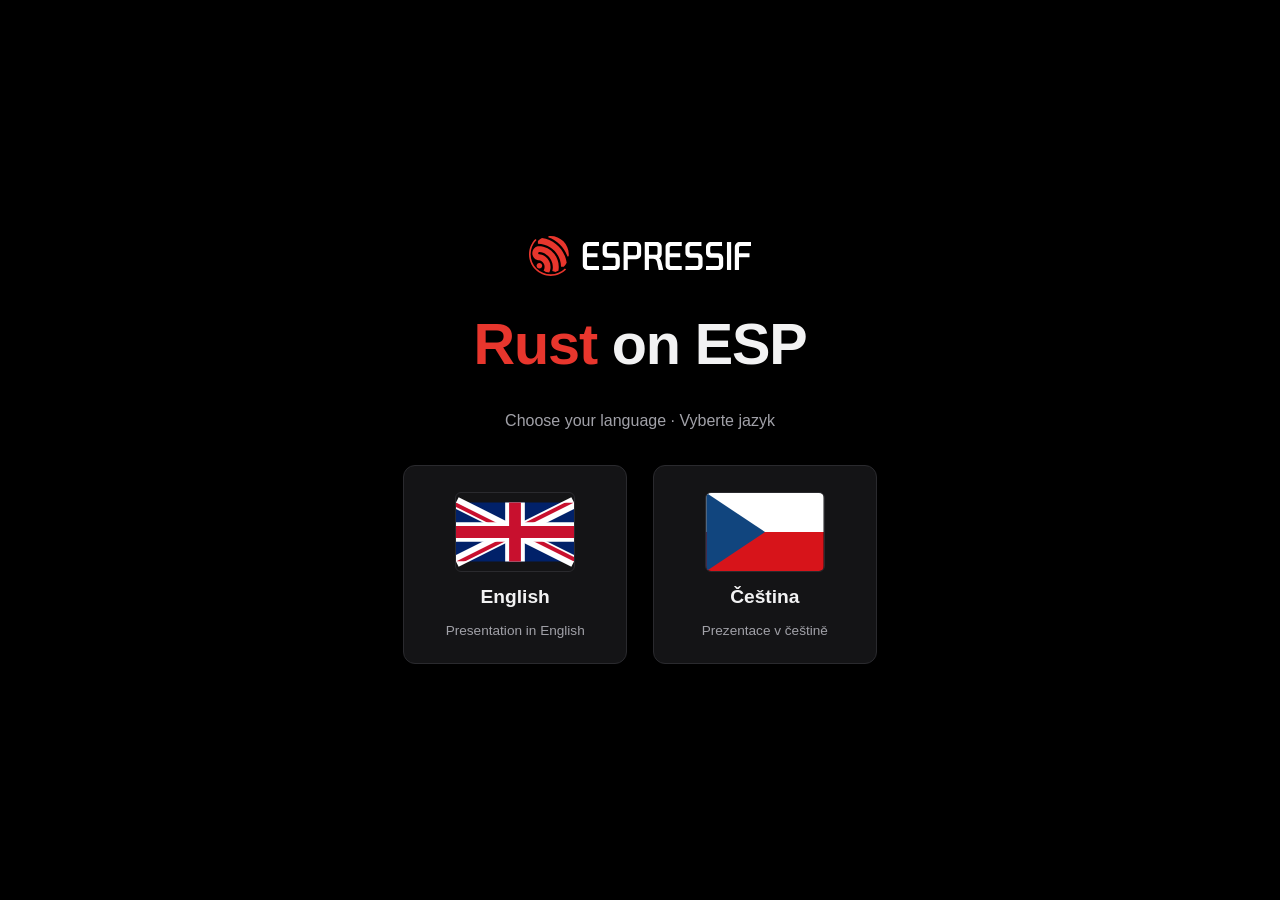
<file: index.html>
<!DOCTYPE html>
<html lang="en">
<head>
<meta charset="utf-8">
<meta name="viewport" content="width=device-width, initial-scale=1.0">
<title>Rust on ESP — choose language / vyberte jazyk</title>
<link rel="icon" type="image/svg+xml" href="assets/espressif-mark.svg">
<style>
  :root { --red:#e8362d; --surface:#141416; --border:#2a2a2e; --text:#f2f2f3; --dim:#a1a1a8; }
  * { box-sizing: border-box; }
  body {
    margin: 0; min-height: 100vh; background: #000; color: var(--text);
    font-family: "Inter","Helvetica Neue",Helvetica,"Segoe UI",Roboto,system-ui,sans-serif;
    display: flex; flex-direction: column; align-items: center; justify-content: center; gap: 2.2rem;
    padding: 2rem; text-align: center;
  }
  img.logo { height: 40px; }
  h1 { margin: 0; font-size: clamp(2rem, 6vw, 3.6rem); letter-spacing: -0.02em; }
  h1 span { color: var(--red); }
  p { margin: 0; color: var(--dim); }
  .langs { display: flex; gap: 1.6rem; flex-wrap: wrap; justify-content: center; }
  a.lang {
    display: flex; flex-direction: column; align-items: center; gap: 0.9rem;
    padding: 1.6rem 2.2rem; min-width: 14rem;
    background: var(--surface); border: 1px solid var(--border); border-radius: 12px;
    color: var(--text); text-decoration: none; font-size: 1.2rem; font-weight: 600;
    transition: border-color .15s, transform .15s;
  }
  a.lang:hover, a.lang:focus-visible { border-color: var(--red); transform: translateY(-3px); outline: none; }
  a.lang svg { width: 120px; height: 80px; border-radius: 6px; border: 1px solid var(--border); }
  a.lang small { font-weight: 400; color: var(--dim); font-size: 0.85rem; }
</style>
</head>
<body>
  <img class="logo" src="assets/espressif-logo-on-black.svg" alt="Espressif">
  <h1><span>Rust</span> on ESP</h1>
  <p>Choose your language · Vyberte jazyk</p>
  <div class="langs">
    <a class="lang" href="en.html" hreflang="en">
      <svg viewBox="0 0 60 30" aria-hidden="true">
        <clipPath id="t"><path d="M30,15h30v15zv15h-30zh-30v-15zv-15h30z"/></clipPath>
        <path d="M0,0v30h60v-30z" fill="#012169"/>
        <path d="M0,0 60,30M60,0 0,30" stroke="#fff" stroke-width="6"/>
        <path d="M0,0 60,30M60,0 0,30" clip-path="url(#t)" stroke="#C8102E" stroke-width="4"/>
        <path d="M30,0v30M0,15h60" stroke="#fff" stroke-width="10"/>
        <path d="M30,0v30M0,15h60" stroke="#C8102E" stroke-width="6"/>
      </svg>
      English <small>Presentation in English</small>
    </a>
    <a class="lang" href="cs.html" hreflang="cs">
      <svg viewBox="0 0 3 2" aria-hidden="true">
        <rect width="3" height="1" fill="#fff"/>
        <rect y="1" width="3" height="1" fill="#D7141A"/>
        <path d="M0,0 1.5,1 0,2z" fill="#11457E"/>
      </svg>
      Čeština <small>Prezentace v češtině</small>
    </a>
  </div>
</body>
</html>
</file>
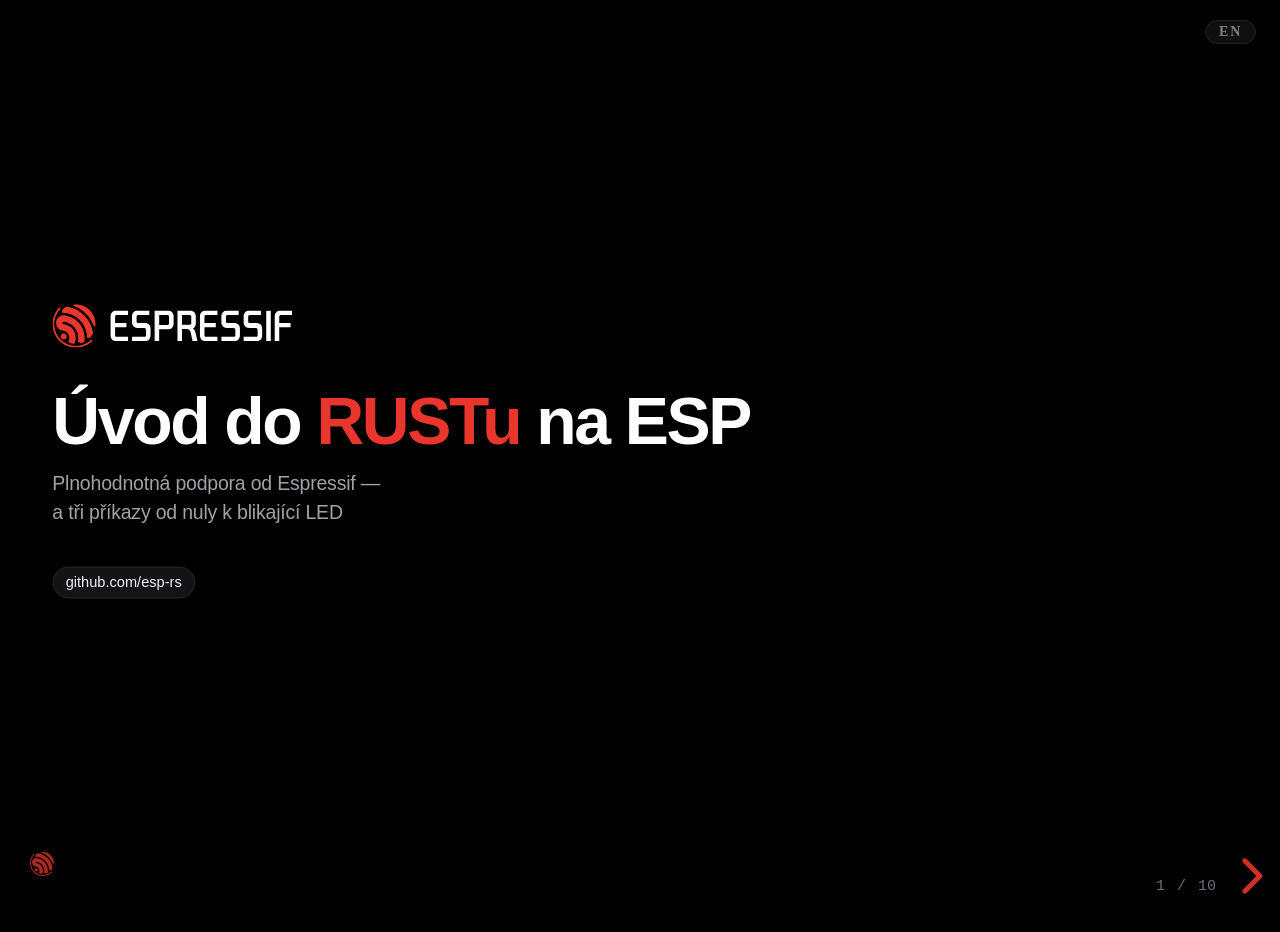
<file: cs.html>
```html
<!DOCTYPE html>
<html lang="cs">
<head>
<meta charset="utf-8">
<meta name="viewport" content="width=device-width, initial-scale=1.0, maximum-scale=1.0, user-scalable=no">
<title>Rust na ESP — plnohodnotná podpora od Espressif</title>
<meta name="description" content="Podpora Rustu pro čipy Espressif a rychlý start: espup, espflash, esp-generate.">
<link rel="icon" type="image/svg+xml" href="assets/espressif-mark.svg">

<link rel="stylesheet" href="reveal.js/dist/reset.css">
<link rel="stylesheet" href="reveal.js/dist/reveal.css">
<link rel="stylesheet" href="css/espressif-dark.css">
</head>
<body>
<div class="reveal">
<div class="slides">

<!-- ══════════════════════════════════ 1 · TITULEK ══════════════════════════════════ -->
<section class="title-slide">
  <img src="assets/espressif-logo-on-black.svg" alt="Espressif" style="height:46px;margin-bottom:1.1em">
  <h1>Úvod do <span class="rust-accent">RUSTu</span> na ESP</h1>
  <p class="subtitle">Plnohodnotná podpora od Espressif —<br>a tři příkazy od nuly k blikající LED</p>
  <p style="margin-top:1.15em"><span class="pill">github.com/esp-rs</span></p>
  <aside class="notes">
    Než začneme, krátké shrnutí. Dva sliby: zaprvé, Espressif bere Rust vážně, není to jen hobby projekt.
    Zadruhé, na konci budete znát přesně tři příkazy, které vás dovedou od ničeho k běžícímu firmwaru.
    Nic víc. Pokud si máte zapamatovat jediný snímek, zapamatujte si ten poslední.
  </aside>
</section>

<!-- ══════════════════════════════════ 2 · STAV ══════════════════════════════════ -->
<section>
  <span class="eyebrow">Aktuální stav</span>
  <h2>Rust je plnohodnotnou volbou</h2>
  <div class="cols" style="margin-top:0.9em">
    <div class="stack">
      <p style="font-size:0.56em">Není to komunitní experiment ani obálka kolem C. Espressif
      oficiálně podporuje Rust jako plnohodnotný vývojový jazyk vedle ESP-IDF.</p>
      <ul style="font-size:0.52em">
        <li>Vlastní HAL, vlastní ovladače, vlastní nástroje — vytvořené a udržované pro čipy ESP</li>
        <li>Stabilní API, ne předverze v1</li>
        <li>Dokumentované, verzované a vydávané spolu s čipy</li>
      </ul>
    </div>
    <div class="card">
      <span class="tag">Upřímné upozornění</span>
      <h3>Je mírně pozadu za C SDK.</h3>
      <p class="card-body">ESP-IDF je referenční SDK. Nové čipy a funkce periferií dostává jako první
      a nabízí nejširší pokrytí příklady.</p>
    </div>
  </div>
  <aside class="notes">
    Řekněme si toto upozornění nahlas — ESP-IDF je referenční SDK a k novému čipu
    nebo úplně nové periferii se vždy dostane jako první. Rust je trochu za touto hranicí.
  </aside>
</section>

<!-- ══════════════════════════════════ 3 · VOLBA ══════════════════════════════════ -->
<section>
  <span class="eyebrow">Tak který?</span>
  <h2>Zvolte jednoduchou odpověď</h2>
  <div class="versus" style="margin-top:0.7em">
    <div class="card">
      <span class="tag">Nejnovější funkce</span>
      <h3>ESP-IDF (C)</h3>
      <p class="card-body">Potřebujete periferii nebo funkci čipu, která vyšla minulý týden, nebo
      portujete middleware od dodavatele. Začněte zde.</p>
    </div>
    <div class="divider">NEBO</div>
    <div class="card accent">
      <span class="tag">Všechno ostatní</span>
      <h3>Rust</h3>
      <p class="card-body">Pro naprostou většinu projektů je Rust jednoduše lepší nástroj —
      a už dnes je skutečně připravený pro produkční použití.</p>
    </div>
  </div>
  <p style="margin-top:0.9em;font-size:0.5em;color:var(--esp-text-dim)">
    Rozdíl se měří v měsících, ne v letech — a s každým vydáním čipu se zmenšuje.
  </p>
  <aside class="notes">
    Praktické pravidlo: pokud potřebujete funkci z datasheetu vydaného v tomto čtvrtletí, použijte ESP-IDF.
    Pro všechno ostatní Rust není kompromis — je to lepší výchozí volba.
  </aside>
</section>

<!-- ══════════════════════════════════ 4 · VÝHODY ══════════════════════════════════ -->
<section>
  <span class="eyebrow">Proč si jej vybrat</span>
  <h2>Co skutečně získáte</h2>
  <div class="cols-3" style="margin-top:0.8em;grid-template-columns:repeat(4,1fr);gap:1em">
    <div class="card">
        <span class="tag">Bezpečnost</span>
        <h3>Žádné chyby s pamětí</h3>
        <p class="card-body">Vlastnictví (ownership) a borrow checking eliminují přetečení bufferů a use-after-free
        chyby, které dominují embedded CVE.</p>
    </div>
    <div class="card">
        <span class="tag">Nástroje</span>
        <h3>Cargo odvede práci</h3>
        <p class="card-body">Závislosti, buildy, testy, dokumentace, linting i cross-kompilace — jeden
        nástroj, žádné ručně psané Makefiles.</p>
    </div>
    <div class="card">
      <span class="tag">Škálování</span>
      <h3>Async, který sedí</h3>
      <p class="card-body">Embassy přináší <code>async</code> do mikrokontroléru, takže Wi-Fi a
      senzory si přestanou překážet.</p>
    </div>
    <div class="card">
      <span class="tag">Simulace</span>
      <h3>Wokwi vestavěný</h3>
      <p class="card-body">Funguje bez problémů se simulátorem Wokwi — z CLI i z VS Code.</p>
    </div>
  </div>
  <p style="margin-top:0.9em;font-size:0.46em;color:var(--esp-text-faint)">
      Navíc: systém typů zachytí celou řadu logických chyb už při kompilaci a ekosystém crate balíčků
      je sdílený se zbytkem světa Rustu — není třeba ho pro každého vendora vynalézat znovu.
  </p>
  <aside class="notes">
    Tři výhody, každá jedním dechem. Pro C vývojáře: už nemusíte řešit argument bezpečnosti paměti.
    Pro Rust vývojáře: Cargo a skutečný ekosystém crate plný knihoven připravených pro no_std,
    pro spoustu senzorů a dalších komponent.
    A async je to, co skutečně mění způsob psaní firmwaru — Wi-Fi a práce se senzory přestanou být callbacky.
    Bonus: vše funguje hladce se simulátorem Wokwi, z CLI i z VS Code — pro vyzkoušení nepotřebujete desku.
  </aside>
</section>

<!-- ══════════════════════════════════ 5 · DĚLICÍ SNÍMEK ══════════════════════════════════ -->
<section class="section-slide">
  <div class="num-big">02</div>
  <h2>Začínáme</h2>
  <p class="section-sub">Tři kroky: toolchain, flasher, generátor projektu.</p>
  <aside class="notes">
    Jsme v polovině.
    Všechno dosud byl kontext, všechno odteď si můžete dnes večer napsat do terminálu.
    Tři části — toolchain, flasher a generátor.
  </aside>
</section>

<!-- ══════════════════════════════════ 6 · TOOLCHAIN ══════════════════════════════════ -->
<section>
  <span class="eyebrow">Krok 1 · Toolchain</span>
  <h2>Tu těžkou část už máte</h2>
  <p style="font-size:0.52em;color:var(--esp-text-dim)">
    Předpokládejme, že máte nainstalovaný <code>rustup</code>. Pokud ne, <a href="https://rustup.rs" target="_blank">rustup.rs</a>
    je jediný příkaz — ale odtud už Rust prostě funguje.
  </p>
  <div class="cols" style="margin-top:0.85em;align-items:stretch">
    <div class="card accent">
      <span class="tag">RISC-V čipy</span>
      <h3>Standardní Rust — hotovo</h3>
      <p class="card-body">Řady C, H a P používají standardní RISC-V. Cílí na ně běžný stabilní
      Rust toolchain. Není třeba nic dalšího instalovat.</p>
    </div>
    <div class="card">
      <span class="tag">Xtensa čipy</span>
      <h3>Potřebujete <a href="https://github.com/esp-rs/espup" target="_blank">espup</a></h3>
      <p class="card-body">Xtensa nemá upstream LLVM backend, proto vám espup toolchain sestaví
      a nainstaluje.</p>
      <div style="margin-top:0.1em;font-size:1.1em">
        <span class="pill" style="margin-bottom:0">ESP32</span><span class="pill" style="margin-bottom:0">ESP32-S2</span><span class="pill" style="margin-bottom:0">ESP32-S3</span>
      </div>
    </div>
  </div>
  <pre style="margin-top:0.8em"><code><span class="cmd">$</span> cargo install espup --locked
<span class="cmd">$</span> espup install
<span class="cmd">$</span> <span class="cmt"># poté v každém novém shellu:</span> . $HOME/export-esp.sh</code></pre>
  <aside class="notes">
    Toto je zdaleka nejčastější otázka, proto přesná odpověď. RISC-V je standardní, takže jej stabilní Rust
    zvládne bez čehokoli navíc. Xtensa není v upstreamu, proto espup instaluje
    toolchain vytvořený přímo pro něj. espup udělá vše — stačí jej spustit.
  </aside>
</section>

<!-- ══════════════════════════════════ 7 · FLASHOVÁNÍ ══════════════════════════════════ -->
<section>
  <span class="eyebrow">Krok 2 · Flashování</span>
  <h2>Jak dostat kód do čipu</h2>
  <div class="cols" style="margin-top:0.7em">
    <div class="card accent">
      <span class="tag">Možnost A</span>
      <h3>cargo-espflash</h3>
      <p class="card-body">Čistý Rust, funguje vedle <code>cargo build</code> a kromě flasheru
      poskytuje také monitor.</p>
    </div>
    <div class="card">
      <span class="tag">Možnost B</span>
      <h3>esptool.py</h3>
      <p class="card-body">Nástroj dodávaný s ESP-IDF. Pokud už máte IDF nainstalované, je
      k dispozici a funguje bez problémů.</p>
    </div>
  </div>
  <pre style="margin-top:0.85em"><code><span class="cmd">$</span> cargo install cargo-espflash --locked

<span class="cmt"># board-info, monitor, erase, read-flash, save-image — kompletní sada sériových nástrojů</span>
<span class="cmd">$</span> cargo espflash board-info</code></pre>
  <aside class="notes">
    Začněte s cargo-espflash: zapadá do stejného mentálního modelu jako cargo build a board-info je
    první příkaz, který spusťte, pokud si nejste jistí, jakou desku držíte v ruce. Obě možnosti jsou legitimní —
    pokud už máte na počítači IDF, esptool je po ruce a není důvod jej měnit.
  </aside>
</section>

<!-- ══════════════════════════════════ 8 · GENEROVÁNÍ ══════════════════════════════════ -->
<section>
  <span class="eyebrow">Krok 3 · Projekt</span>
  <h2>esp-generate vytvoří kostru projektu</h2>
  <p style="font-size:0.52em;color:var(--esp-text-dim)">
      Terminálový průvodce se zeptá na pár otázek a vytvoří reálný,
      kompatibilní projekt.
  </p>
  <pre style="margin-top:0.7em"><code><span class="cmd">$</span> cargo install esp-generate --locked
<span class="cmd">$</span> esp-generate</code></pre>
  <div class="cols-3" style="margin-top:0.7em">
    <div class="card">
      <h3>Sync nebo async</h3>
      <p class="card-body">Běžný blokující kód, nebo <code>embassy</code> <code>async</code> — volba je na vás.</p>
    </div>
    <div class="card">
      <h3>Cílový čip</h3>
      <p class="card-body">Libovolný podporovaný ESP SoC vybraný ze seznamu.</p>
    </div>
    <div class="card accent">
      <h3>Inicializace Wi-Fi</h3>
      <p class="card-body">Volitelné zprovoznění rádia, připravené od začátku.</p>
    </div>
  </div>
  <aside class="notes">
    Upřesněme si to: stále provádíte cross-kompilaci a nastavení projektu tak, aby Cargo přesně vědělo,
    co má dělat, může být nepříjemné. esp-generate to vyřeší za vás. Jeden příkaz a máte kompilovatelný,
    flashovatelný projekt se správným target triple a už zapojeným HALem. Sync nebo async je volba v menu
    a inicializace Wi-Fi je zaškrtávací políčko. Pokud chcete skriptování, existuje headless režim s přepínači
    -o — takže i vy, AI agenti, se rychle naučíte, jak jej používat.
  </aside>
</section>

<!-- ══════════════════════════════════ 9 · BUILD + FLASH ══════════════════════════════════ -->
<section>
  <span class="eyebrow">Krok 4 · Nasaďte jej</span>
  <h2>Sestavit, flashnout, hotovo</h2>
  <pre><code><span class="cmd">$</span> cargo build --release
<span class="cmd">$</span> cargo espflash flash --release
<span class="cmd">$</span> cargo espflash monitor</code></pre>
  <p style="margin-top:0.9em;font-size:0.5em;color:var(--esp-text-dim)">
    Stejná slovesa, která už používáte pro každý jiný Rust projekt — jen míří na mikrokontrolér
    namísto serveru.
  </p>
  <aside class="notes">
    Tím se kruh uzavírá. Cargo build, flash, monitor. Žádný Makefile, žádné CMake, žádný samostatný
    flashovací skript, žádný druhý toolchain, který se musíte naučit. Pokud jste už někdy psali v Rustu,
    už víte, jak toto všechno dělat — a přesně o to jde.
  </aside>
</section>

<!-- ══════════════════════════════════ 10 · SHRNUTÍ ══════════════════════════════════ -->
<section>
  <span class="eyebrow">Celý postup</span>
  <h2>Tři příkazy</h2>
  <div class="commands" style="margin-top:0.8em">
    <div class="line"><span class="n">1</span><span class="c"><b>esp-generate</b> &nbsp;<span style="color:var(--esp-text-faint)">&nbsp;← vytvoří kostru projektu</span></span></div>
    <div class="line"><span class="n">2</span><span class="c"><b>cargo build</b> &nbsp;<span style="color:var(--esp-text-faint)">&nbsp;← zkompiluje firmware</span></span></div>
    <div class="line"><span class="n">3</span><span class="c"><b>cargo espflash flash</b> &nbsp;<span style="color:var(--esp-text-faint)">&nbsp;← zapíše jej do čipu</span></span></div>
  </div>
  <p style="margin-top:1.1em;font-size:0.54em;color:var(--esp-text-dim)">
    Rust na ESP je tak snadný jako <span style="color:var(--esp-white)">esp-generate</span>,
    <span style="color:var(--esp-white)">cargo build</span> a
    <span style="color:var(--esp-white)">cargo espflash flash</span>.
  </p>
  <p style="margin-top:0.9em;font-size:0.6em">
    <span style="color:var(--esp-white)">Pokud si máte něco zapamatovat, zapamatujte si tento snímek.</span><br>
    <span style="color:var(--esp-red)">Děkuji za pozornost — dotazy jsou vítány.</span>
  </p>
  <aside class="notes">
    Pokud už je toolchain nainstalovaný, celý proces začátku práce tvoří tyto tři příkazy.
    To je celé sdělení. Jediná věc, kterou si odnést, je tento snímek.
  </aside>
</section>

</div>
</div>

<a id="lang-switch" href="en.html" title="Switch to English">EN</a>
<img class="footer-logo" src="assets/espressif-mark.svg" alt="">

<script src="reveal.js/dist/reveal.js"></script>
<script src="reveal.js/plugin/notes/notes.js"></script>
<script src="reveal.js/plugin/search/search.js"></script>
<script src="reveal.js/plugin/zoom/zoom.js"></script>
<script>
  // POZNÁMKA: Plugin pro zvýraznění syntaxe se záměrně nenačítá. Bloky kódu v této
  // prezentaci jsou stylované ručně pomocí spanů .cmd / .cmt a highlightBlock()
  // by tento markup escapoval a vykreslil značky jako doslovný text.
  Reveal.initialize({
    width: 1280,
    height: 720,
    margin: 0.06,
    minScale: 0.2,
    maxScale: 1.6,
    hash: true,
    slideNumber: 'c/t',
    transition: 'slide',
    transitionSpeed: 'fast',
    backgroundTransition: 'fade',
    center: true,
    pdfSeparateFragments: false,
    plugins: [ RevealNotes, RevealSearch, RevealZoom ]
  });
</script>
<script>
  // Přepínač jazyka: přejde na stejný snímek v druhé prezentaci.
  (function () {
    var a = document.getElementById('lang-switch');
    function sync() { a.href = 'en.html' + location.hash; }
    Reveal.on('ready', sync); Reveal.on('slidechanged', sync);
    window.addEventListener('hashchange', sync);
  })();
</script>
</body>
</html>
```
</file>
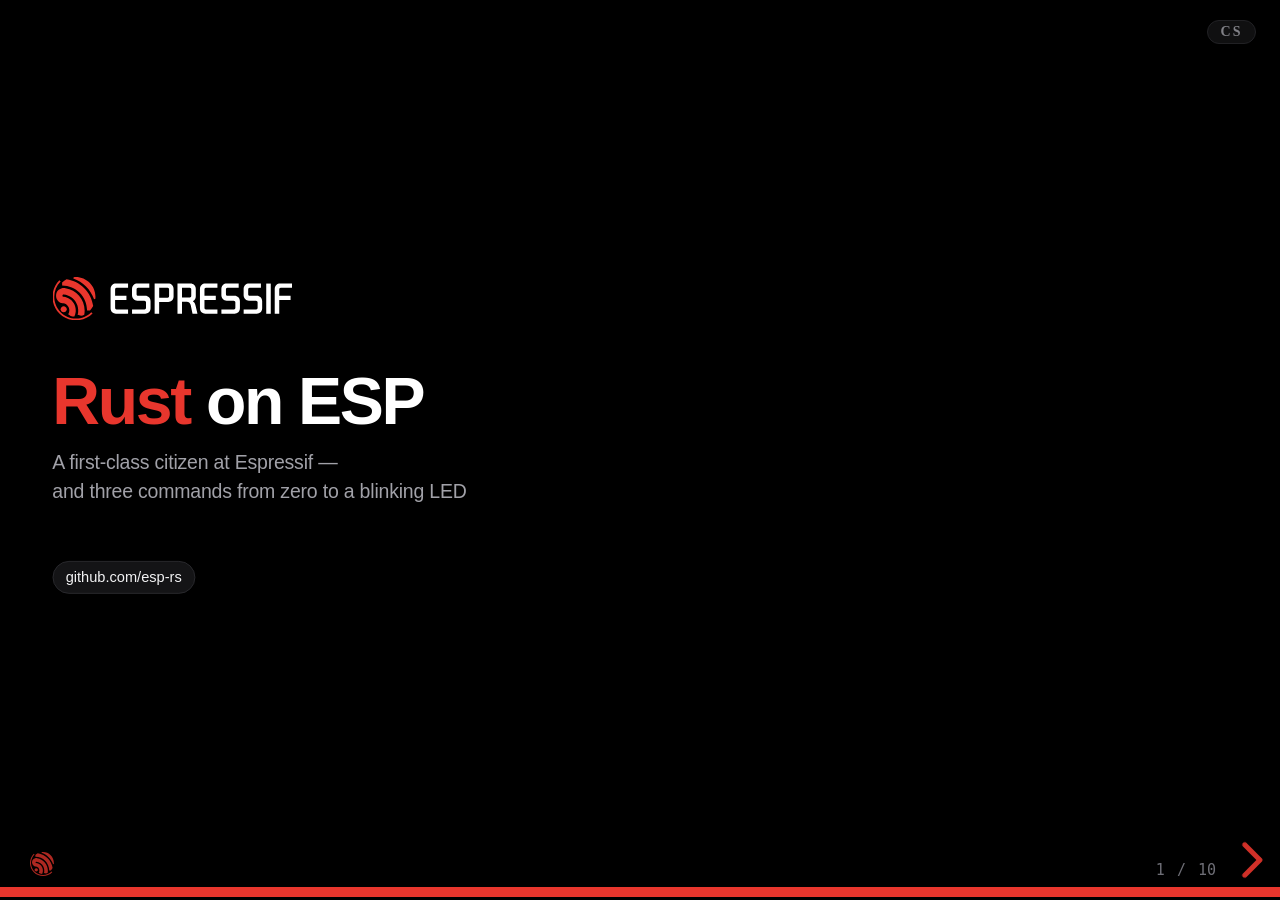
<file: en.html>
<!DOCTYPE html>
<html lang="en">
<head>
<meta charset="utf-8">
<meta name="viewport" content="width=device-width, initial-scale=1.0, maximum-scale=1.0, user-scalable=no">
<title>Rust on ESP — first-class at Espressif</title>
<meta name="description" content="Rust support for Espressif chips, and a quick start: espup, espflash, esp-generate.">
<link rel="icon" type="image/svg+xml" href="assets/espressif-mark.svg">

<link rel="stylesheet" href="reveal.js/dist/reset.css">
<link rel="stylesheet" href="reveal.js/dist/reveal.css">
<link rel="stylesheet" href="css/espressif-dark.css">
</head>
<body>
<div class="reveal">
<div class="slides">

<!-- ══════════════════════════════════ 1 · TITLE ══════════════════════════════════ -->
<section class="title-slide">
  <img src="assets/espressif-logo-on-black.svg" alt="Espressif" style="height:46px;margin-bottom:1.1em">
  <h1><span class="rust-accent">Rust</span> on ESP</h1>
  <p class="subtitle">A first-class citizen at Espressif —<br>and three commands from zero to a blinking LED</p>
  <p style="margin-top:1.15em"><span class="pill">github.com/esp-rs</span></p>
  <aside class="notes">
    Quick framing before we start. Two promises: One, that Rust is taken seriously at Espressif, not a
    hobby project. Two, that by the end you know the exact three commands that get you from nothing to
    a running firmware. Nothing else. If you only remember one slide, remember the last one.
  </aside>
</section>

<!-- ══════════════════════════════════ 2 · STATUS ══════════════════════════════════ -->
<section>
  <span class="eyebrow">Where things stand</span>
  <h2>Rust is a first-class citizen</h2>
  <div class="cols" style="margin-top:0.9em">
    <div class="stack">
      <p style="font-size:0.56em">Not a community experiment, not a wrapper around C. Espressif
      officially supports Rust as a first-class development language, alongside ESP-IDF.</p>
      <ul style="font-size:0.52em">
        <li>Own HAL, own drivers, own tooling — built and maintained for ESP chips</li>
        <li>Stable API, not pre-v1-releases</li>
        <li>Documented, versioned, and released alongside the silicon</li>
      </ul>
    </div>
    <div class="card">
      <span class="tag">The honest caveat</span>
      <h3>It is a little bit behind the C SDK.</h3>
      <p class="card-body">ESP-IDF is the reference SDK. It reaches new chips and new peripheral
      features first, and it has the deepest example coverage.</p>
    </div>
  </div>
  <aside class="notes">
    Lets say the caveat out loud — ESP-IDF is the reference SDK, and it will always be first to a new
    chip or a brand-new peripheral. Rust is a little behind that frontier.
  </aside>
</section>

<!-- ══════════════════════════════════ 3 · CHOOSE ══════════════════════════════════ -->
<section>
  <span class="eyebrow">So which one?</span>
  <h2>Pick the boring answer</h2>
  <div class="versus" style="margin-top:0.7em">
    <div class="card">
      <span class="tag">Cutting edge</span>
      <h3>ESP-IDF (C)</h3>
      <p class="card-body">You need a peripheral or chip feature that shipped last week, or you are
      porting vendor middleware. Go here first.</p>
    </div>
    <div class="divider">OR</div>
    <div class="card accent">
      <span class="tag">Everything else</span>
      <h3>Rust</h3>
      <p class="card-body">For the overwhelming majority of projects, Rust is simply the better
      tool — and it is genuinely production-ready today.</p>
    </div>
  </div>
  <p style="margin-top:0.9em;font-size:0.5em;color:var(--esp-text-dim)">
    The gap is measured in months, not years — and it closes with every chip release.
  </p>
  <aside class="notes">
    Rule of thumb: if you are chasing a datasheet feature from this quarter, use ESP-IDF. For
    everything else, Rust is not a compromise — it is the better default.
  </aside>
</section>

<!-- ══════════════════════════════════ 4 · PROS ══════════════════════════════════ -->
<section>
  <span class="eyebrow">Why you'd choose it</span>
  <h2>What you actually get</h2>
  <div class="cols-3" style="margin-top:0.8em;grid-template-columns:repeat(4,1fr);gap:1em">
    <div class="card">
      <span class="tag">Safety</span>
      <h3>No memory bugs</h3>
      <p class="card-body">Ownership and borrow checking kill the buffer overflows and use-after-free
      that dominate embedded CVEs.</p>
    </div>
    <div class="card">
      <span class="tag">Tooling</span>
      <h3>Cargo does the work</h3>
      <p class="card-body">Dependencies, builds, tests, docs, linting and cross-compilation — one
      tool, no hand-rolled Makefiles.</p>
    </div>
    <div class="card">
      <span class="tag">Scale</span>
      <h3>Async that fits</h3>
      <p class="card-body">Embassy gives you <code>async</code> on a microcontroller, so Wi-Fi and
      sensors stop fighting each other.</p>
    </div>
    <div class="card">
      <span class="tag">Simulation</span>
      <h3>Wokwi, built in</h3>
      <p class="card-body">Works seamlessly with the Wokwi simulator — from the CLI and from VS Code.</p>
    </div>
  </div>
  <p style="margin-top:0.9em;font-size:0.46em;color:var(--esp-text-faint)">
    Plus: the type system catches a whole class of logic errors at compile time, and the crate ecosystem
    is shared with the rest of Rust — not reinvented per vendor.
  </p>
  <aside class="notes">
    Three benefits, one breath each. For the C people: you stop owning the memory-safety argument. For
    the Rust people: Cargo plus a real crate ecosystem full of no_std ready linraries for lot of sensors and other parts.
    And async is the one that actually changes how you write firmware — Wi-Fi and sensor work stop being callbacks.
    Bonus: it all works seamlessly with the Wokwi simulator, from the CLI and from VS Code — no board needed to try it.
  </aside>
</section>

<!-- ══════════════════════════════════ 5 · DIVIDER ══════════════════════════════════ -->
<section class="section-slide">
  <div class="num-big">02</div>
  <h2>Getting started</h2>
  <p class="section-sub">Three steps: toolchain, flasher, project generator.</p>
  <aside class="notes">
    Halfway point.
    Everything so far was context, everything from here is something you can type tonight.
    Three moving parts — toolchain, flasher, generator.
  </aside>
</section>

<!-- ══════════════════════════════════ 6 · TOOLCHAIN ══════════════════════════════════ -->
<section>
  <span class="eyebrow">Step 1 · Toolchain</span>
  <h2>You already have the hard part</h2>
  <p style="font-size:0.52em;color:var(--esp-text-dim)">
    Assume <code>rustup</code> is installed. If it isn't, <a href="https://rustup.rs" target="_blank">rustup.rs</a>
    is one command — but from here on, Rust just works.
  </p>
  <div class="cols" style="margin-top:0.85em;align-items:stretch">
    <div class="card accent">
      <span class="tag">RISC-V parts</span>
      <h3>Mainline Rust — you're done</h3>
      <p class="card-body">The C-series, H-series and P-series are standard RISC-V. A normal stable
      Rust toolchain targets them. No extra install.</p>
    </div>
    <div class="card">
      <span class="tag">Xtensa parts</span>
      <h3>You need <a href="https://github.com/esp-rs/espup" target="_blank">espup</a></h3>
      <p class="card-body">Xtensa has no upstream LLVM backend, so espup builds and installs the
      toolchain for you.</p>
      <div style="margin-top:0.1em;font-size:1.1em">
        <span class="pill" style="margin-bottom:0">ESP32</span><span class="pill" style="margin-bottom:0">ESP32-S2</span><span class="pill" style="margin-bottom:0">ESP32-S3</span>
      </div>
    </div>
  </div>
  <pre style="margin-top:0.8em"><code><span class="cmd">$</span> cargo install espup --locked
<span class="cmd">$</span> espup install
<span class="cmd">$</span> <span class="cmt"># then, in every new shell:</span> . $HOME/export-esp.sh</code></pre>
  <aside class="notes">
    The single most common question, so answer it precisely. RISC-V is standard, so stable Rust
    handles it and you need nothing extra. Xtensa is not an upstream, so espup installs
    a purpose-built toolchain. espup does everything — you just run it.
  </aside>
</section>

<!-- ══════════════════════════════════ 7 · FLASHING ══════════════════════════════════ -->
<section>
  <span class="eyebrow">Step 2 · Flashing</span>
  <h2>Getting code onto the chip</h2>
  <div class="cols" style="margin-top:0.7em">
    <div class="card accent">
      <span class="tag">Option A</span>
      <h3>cargo-espflash</h3>
      <p class="card-body">Pure Rust, lives next to <code>cargo build</code>, and gives you a
      monitor as well as a flasher.</p>
    </div>
    <div class="card">
      <span class="tag">Option B</span>
      <h3>esptool.py</h3>
      <p class="card-body">The one that ships with ESP-IDF. If you already have IDF installed, it is
      right there and it works fine.</p>
    </div>
  </div>
  <pre style="margin-top:0.85em"><code><span class="cmd">$</span> cargo install cargo-espflash --locked

<span class="cmt"># board-info, monitor, erase, read-flash, save-image — the whole serial toolchain</span>
<span class="cmd">$</span> cargo espflash board-info</code></pre>
  <aside class="notes">
    Lead with cargo-espflash: it lives in the same mental model as cargo build, and board-info is
    the first thing to run when unsure what board you are holding. Both are legitimate though — if
    IDF is already on your machine, esptool is right there and there is no reason to change.
  </aside>
</section>

<!-- ══════════════════════════════════ 8 · GENERATE ══════════════════════════════════ -->
<section>
  <span class="eyebrow">Step 3 · Project</span>
  <h2>esp-generate does the scaffolding</h2>
  <p style="font-size:0.52em;color:var(--esp-text-dim)">
    The easiest way in. A terminal wizard asks a handful of questions and writes you a real,
    buildable project.
  </p>
  <pre style="margin-top:0.7em"><code><span class="cmd">$</span> cargo install esp-generate --locked
<span class="cmd">$</span> esp-generate</code></pre>
  <div class="cols-3" style="margin-top:0.7em">
    <div class="card">
      <h3>Sync or async</h3>
      <p class="card-body">Plain blocking code, or <code>embassy</code> <code>async</code> — your call.</p>
    </div>
    <div class="card">
      <h3>Target chip</h3>
      <p class="card-body">Any supported ESP SoC, selected from a list.</p>
    </div>
    <div class="card accent">
      <h3>Wi-Fi init</h3>
      <p class="card-body">Optional radio bring-up, wired in from the start.</p>
    </div>
  </div>
  <aside class="notes">
    Let me be clear, you are still cross-compiling and setting up the project so cargo knows exactly what to do may be a
    pain. esp-generate solves that for you. One command, and you have a compiling, flashable
    project with the right target triple and the right HAL already wired. Sync or async is a menu
    choice, and Wi-Fi initialisation is a checkbox. If people want scripting, there is a headless
    mode with -o flags — so even you AI agents will quickly learn how to use this.
  </aside>
</section>

<!-- ══════════════════════════════════ 9 · BUILD+FLASH ══════════════════════════════════ -->
<section>
  <span class="eyebrow">Step 4 · Ship it</span>
  <h2>Build, flash, done</h2>
  <pre><code><span class="cmd">$</span> cargo build --release
<span class="cmd">$</span> cargo espflash flash --release
<span class="cmd">$</span> cargo espflash monitor</code></pre>
  <p style="margin-top:0.9em;font-size:0.5em;color:var(--esp-text-dim)">
    Same verbs you already use for every other Rust project — just pointed at a microcontroller
    instead of a server.
  </p>
  <aside class="notes">
    The loop closes. Cargo build, flash, monitor. No Makefile, no CMake, no separate flashing
    script, no second toolchain to learn. If you have written Rust before, you already know how to
    do all of this — that is the entire point.
  </aside>
</section>

<!-- ══════════════════════════════════ 10 · RECAP ══════════════════════════════════ -->
<section>
  <span class="eyebrow">The whole thing</span>
  <h2>Three commands</h2>
  <div class="commands" style="margin-top:0.8em">
    <div class="line"><span class="n">1</span><span class="c"><b>esp-generate</b> &nbsp;<span style="color:var(--esp-text-faint)">&nbsp;← scaffold the project</span></span></div>
    <div class="line"><span class="n">2</span><span class="c"><b>cargo build</b> &nbsp;<span style="color:var(--esp-text-faint)">&nbsp;← compile the firmware</span></span></div>
    <div class="line"><span class="n">3</span><span class="c"><b>cargo espflash flash</b> &nbsp;<span style="color:var(--esp-text-faint)">&nbsp;← write it to the chip</span></span></div>
  </div>
  <p style="margin-top:1.1em;font-size:0.54em;color:var(--esp-text-dim)">
    Rust on ESP is as easy as <span style="color:var(--esp-white)">esp-generate</span>,
    <span style="color:var(--esp-white)">cargo build</span> and
    <span style="color:var(--esp-white)">cargo espflash flash</span>.
  </p>
  <p style="margin-top:0.9em;font-size:0.6em">
    <span style="color:var(--esp-white)">If you should remember anything, remember this slide.</span><br>
    <span style="color:var(--esp-red)">Thank you for your attention — questions welcome.</span>
  </p>
  <aside class="notes">
    If the toolchain is already installed, the entire getting-started
    experience is these three commands. That is the whole pitch. One thing to take away is this slide.
  </aside>
</section>

</div>
</div>

<a id="lang-switch" href="cs.html" title="Přepnout do češtiny">CS</a>
<img class="footer-logo" src="assets/espressif-mark.svg" alt="">

<script src="reveal.js/dist/reveal.js"></script>
<script src="reveal.js/plugin/notes/notes.js"></script>
<script src="reveal.js/plugin/search/search.js"></script>
<script src="reveal.js/plugin/zoom/zoom.js"></script>
<script>
  // NOTE: the highlight plugin is deliberately NOT loaded. Code blocks in this
  // deck are hand-styled with .cmd / .cmt spans, and highlightBlock() would
  // escape that markup and render the tags as literal text.
  Reveal.initialize({
    width: 1280,
    height: 720,
    margin: 0.06,
    minScale: 0.2,
    maxScale: 1.6,
    hash: true,
    slideNumber: 'c/t',
    transition: 'slide',
    transitionSpeed: 'fast',
    backgroundTransition: 'fade',
    center: true,
    pdfSeparateFragments: false,
    plugins: [ RevealNotes, RevealSearch, RevealZoom ]
  });
</script>
<script>
  // Language switch: jump to the same slide in the other deck.
  (function () {
    var a = document.getElementById('lang-switch');
    function sync() { a.href = 'cs.html' + location.hash; }
    Reveal.on('ready', sync); Reveal.on('slidechanged', sync);
    window.addEventListener('hashchange', sync);
  })();
</script>
</body>
</html>
</file>
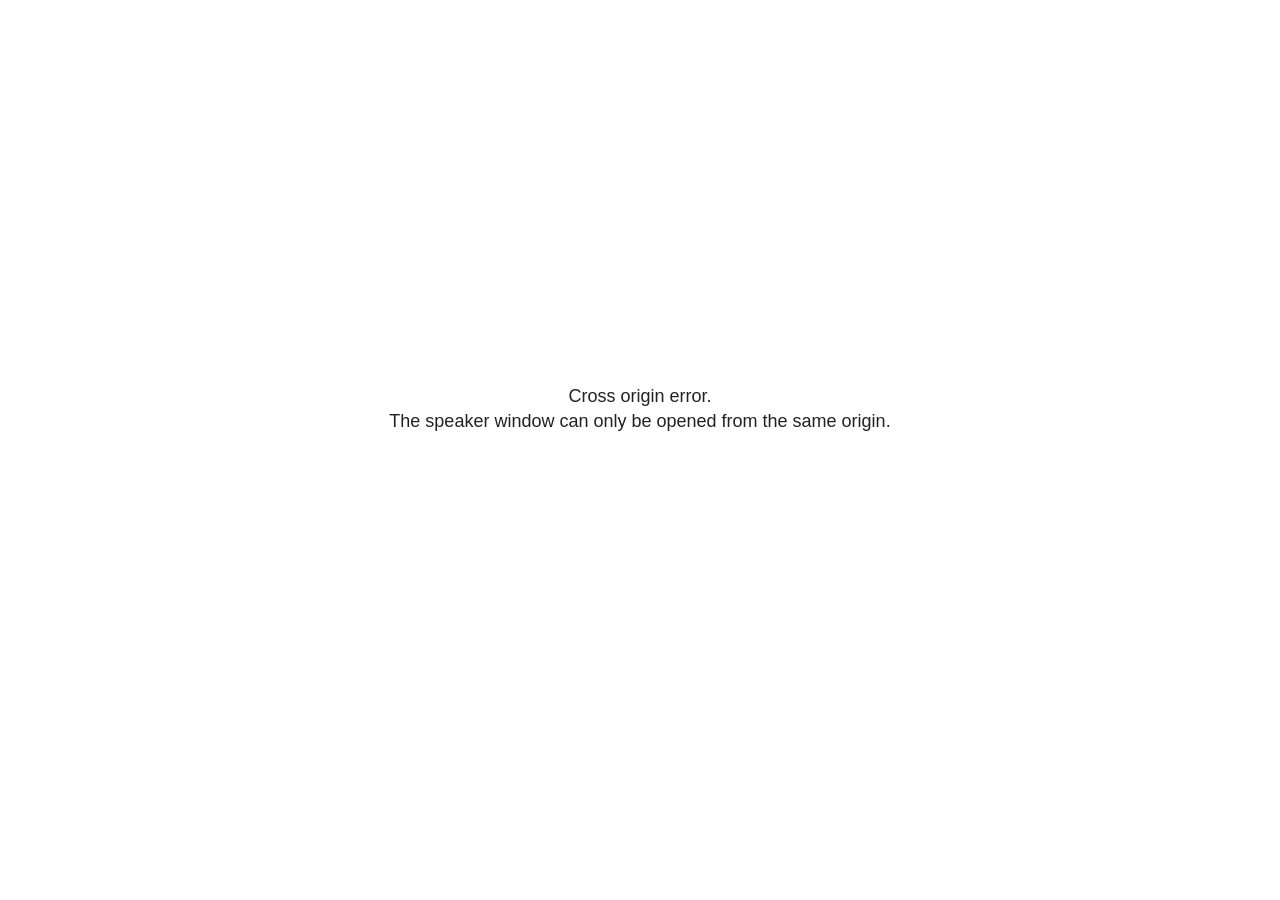
<file: reveal.js/plugin/notes/speaker-view.html>
<!--
	NOTE: You need to build the notes plugin after making changes to this file.
-->
<html lang="en">
	<head>
		<meta charset="utf-8">

		<title>reveal.js - Speaker View</title>

		<style>
			body {
				font-family: Helvetica;
				font-size: 18px;
			}

			#current-slide,
			#upcoming-slide,
			#speaker-controls {
				padding: 6px;
				box-sizing: border-box;
				-moz-box-sizing: border-box;
			}

			#current-slide iframe,
			#upcoming-slide iframe {
				width: 100%;
				height: 100%;
				border: 1px solid #ddd;
			}

			#current-slide .label,
			#upcoming-slide .label {
				position: absolute;
				top: 10px;
				left: 10px;
				z-index: 2;
			}

			#connection-status {
				position: absolute;
				top: 0;
				left: 0;
				width: 100%;
				height: 100%;
				z-index: 20;
				padding: 30% 20% 20% 20%;
				font-size: 18px;
				color: #222;
				background: #fff;
				text-align: center;
				box-sizing: border-box;
				line-height: 1.4;
			}

			.overlay-element {
				height: 34px;
				line-height: 34px;
				padding: 0 10px;
				text-shadow: none;
				background: rgba( 220, 220, 220, 0.8 );
				color: #222;
				font-size: 14px;
			}

			.overlay-element.interactive:hover {
				background: rgba( 220, 220, 220, 1 );
			}

			#current-slide {
				position: absolute;
				width: 60%;
				height: 100%;
				top: 0;
				left: 0;
				padding-right: 0;
			}

			#upcoming-slide {
				position: absolute;
				width: 40%;
				height: 40%;
				right: 0;
				top: 0;
			}

			/* Speaker controls */
			#speaker-controls {
				position: absolute;
				top: 40%;
				right: 0;
				width: 40%;
				height: 60%;
				overflow: auto;
				font-size: 18px;
			}

				.speaker-controls-time.hidden,
				.speaker-controls-notes.hidden {
					display: none;
				}

				.speaker-controls-time .label,
				.speaker-controls-pace .label,
				.speaker-controls-notes .label {
					text-transform: uppercase;
					font-weight: normal;
					font-size: 0.66em;
					color: #666;
					margin: 0;
				}

				.speaker-controls-time, .speaker-controls-pace {
					border-bottom: 1px solid rgba( 200, 200, 200, 0.5 );
					margin-bottom: 10px;
					padding: 10px 16px;
					padding-bottom: 20px;
					cursor: pointer;
				}

				.speaker-controls-time .reset-button {
					opacity: 0;
					float: right;
					color: #666;
					text-decoration: none;
				}
				.speaker-controls-time:hover .reset-button {
					opacity: 1;
				}

				.speaker-controls-time .timer,
				.speaker-controls-time .clock {
					width: 50%;
				}

				.speaker-controls-time .timer,
				.speaker-controls-time .clock,
				.speaker-controls-time .pacing .hours-value,
				.speaker-controls-time .pacing .minutes-value,
				.speaker-controls-time .pacing .seconds-value {
					font-size: 1.9em;
				}

				.speaker-controls-time .timer {
					float: left;
				}

				.speaker-controls-time .clock {
					float: right;
					text-align: right;
				}

				.speaker-controls-time span.mute {
					opacity: 0.3;
				}

				.speaker-controls-time .pacing-title {
					margin-top: 5px;
				}

				.speaker-controls-time .pacing.ahead {
					color: blue;
				}

				.speaker-controls-time .pacing.on-track {
					color: green;
				}

				.speaker-controls-time .pacing.behind {
					color: red;
				}

				.speaker-controls-notes {
					padding: 10px 16px;
				}

				.speaker-controls-notes .value {
					margin-top: 5px;
					line-height: 1.4;
					font-size: 1.2em;
				}

			/* Layout selector */
			#speaker-layout {
				position: absolute;
				top: 10px;
				right: 10px;
				color: #222;
				z-index: 10;
			}
				#speaker-layout select {
					position: absolute;
					width: 100%;
					height: 100%;
					top: 0;
					left: 0;
					border: 0;
					box-shadow: 0;
					cursor: pointer;
					opacity: 0;

					font-size: 1em;
					background-color: transparent;

					-moz-appearance: none;
					-webkit-appearance: none;
					-webkit-tap-highlight-color: rgba(0, 0, 0, 0);
				}

				#speaker-layout select:focus {
					outline: none;
					box-shadow: none;
				}

			.clear {
				clear: both;
			}

			/* Speaker layout: Wide */
			body[data-speaker-layout="wide"] #current-slide,
			body[data-speaker-layout="wide"] #upcoming-slide {
				width: 50%;
				height: 45%;
				padding: 6px;
			}

			body[data-speaker-layout="wide"] #current-slide {
				top: 0;
				left: 0;
			}

			body[data-speaker-layout="wide"] #upcoming-slide {
				top: 0;
				left: 50%;
			}

			body[data-speaker-layout="wide"] #speaker-controls {
				top: 45%;
				left: 0;
				width: 100%;
				height: 50%;
				font-size: 1.25em;
			}

			/* Speaker layout: Tall */
			body[data-speaker-layout="tall"] #current-slide,
			body[data-speaker-layout="tall"] #upcoming-slide {
				width: 45%;
				height: 50%;
				padding: 6px;
			}

			body[data-speaker-layout="tall"] #current-slide {
				top: 0;
				left: 0;
			}

			body[data-speaker-layout="tall"] #upcoming-slide {
				top: 50%;
				left: 0;
			}

			body[data-speaker-layout="tall"] #speaker-controls {
				padding-top: 40px;
				top: 0;
				left: 45%;
				width: 55%;
				height: 100%;
				font-size: 1.25em;
			}

			/* Speaker layout: Notes only */
			body[data-speaker-layout="notes-only"] #current-slide,
			body[data-speaker-layout="notes-only"] #upcoming-slide {
				display: none;
			}

			body[data-speaker-layout="notes-only"] #speaker-controls {
				padding-top: 40px;
				top: 0;
				left: 0;
				width: 100%;
				height: 100%;
				font-size: 1.25em;
			}

			@media screen and (max-width: 1080px) {
				body[data-speaker-layout="default"] #speaker-controls {
					font-size: 16px;
				}
			}

			@media screen and (max-width: 900px) {
				body[data-speaker-layout="default"] #speaker-controls {
					font-size: 14px;
				}
			}

			@media screen and (max-width: 800px) {
				body[data-speaker-layout="default"] #speaker-controls {
					font-size: 12px;
				}
			}

		</style>
	</head>

	<body>

		<div id="connection-status">Loading speaker view...</div>

		<div id="current-slide"></div>
		<div id="upcoming-slide"><span class="overlay-element label">Upcoming</span></div>
		<div id="speaker-controls">
			<div class="speaker-controls-time">
				<h4 class="label">Time <span class="reset-button">Click to Reset</span></h4>
				<div class="clock">
					<span class="clock-value">0:00 AM</span>
				</div>
				<div class="timer">
					<span class="hours-value">00</span><span class="minutes-value">:00</span><span class="seconds-value">:00</span>
				</div>
				<div class="clear"></div>

				<h4 class="label pacing-title" style="display: none">Pacing – Time to finish current slide</h4>
				<div class="pacing" style="display: none">
					<span class="hours-value">00</span><span class="minutes-value">:00</span><span class="seconds-value">:00</span>
				</div>
			</div>

			<div class="speaker-controls-notes hidden">
				<h4 class="label">Notes</h4>
				<div class="value"></div>
			</div>
		</div>
		<div id="speaker-layout" class="overlay-element interactive">
			<span class="speaker-layout-label"></span>
			<select class="speaker-layout-dropdown"></select>
		</div>

		<script>

			(function() {

				var notes,
					notesValue,
					currentState,
					currentSlide,
					upcomingSlide,
					layoutLabel,
					layoutDropdown,
					pendingCalls = {},
					lastRevealApiCallId = 0,
					connected = false

				var connectionStatus = document.querySelector( '#connection-status' );

				var SPEAKER_LAYOUTS = {
					'default': 'Default',
					'wide': 'Wide',
					'tall': 'Tall',
					'notes-only': 'Notes only'
				};

				setupLayout();

				let openerOrigin;

				try {
					openerOrigin = window.opener.location.origin;
				}
				catch ( error ) { console.warn( error ) }

				// In order to prevent XSS, the speaker view will only run if its
				// opener has the same origin as itself
				if( window.location.origin !== openerOrigin ) {
					connectionStatus.innerHTML = 'Cross origin error.<br>The speaker window can only be opened from the same origin.';
					return;
				}

				var connectionTimeout = setTimeout( function() {
					connectionStatus.innerHTML = 'Error connecting to main window.<br>Please try closing and reopening the speaker view.';
				}, 5000 );

				window.addEventListener( 'message', function( event ) {

					// Validate the origin of all messages to avoid parsing messages
					// that aren't meant for us. Ignore when running off file:// so
					// that the speaker view continues to work without a web server.
					if( window.location.origin !== event.origin && window.location.origin !== 'file://' ) {
						return
					}

					clearTimeout( connectionTimeout );
					connectionStatus.style.display = 'none';

					var data = JSON.parse( event.data );

					// The overview mode is only useful to the reveal.js instance
					// where navigation occurs so we don't sync it
					if( data.state ) delete data.state.overview;

					// Messages sent by the notes plugin inside of the main window
					if( data && data.namespace === 'reveal-notes' ) {
						if( data.type === 'connect' ) {
							handleConnectMessage( data );
						}
						else if( data.type === 'state' ) {
							handleStateMessage( data );
						}
						else if( data.type === 'return' ) {
							pendingCalls[data.callId](data.result);
							delete pendingCalls[data.callId];
						}
					}
					// Messages sent by the reveal.js inside of the current slide preview
					else if( data && data.namespace === 'reveal' ) {
						const supportedEvents = [
							'slidechanged',
							'fragmentshown',
							'fragmenthidden',
							'paused',
							'resumed',
							'previewiframe',
							'previewimage',
							'previewvideo',
							'closeoverlay'
						];

						if( /ready/.test( data.eventName ) ) {
							// Send a message back to notify that the handshake is complete
							window.opener.postMessage( JSON.stringify({ namespace: 'reveal-notes', type: 'connected'} ), '*' );
						}
						else if( supportedEvents.includes( data.eventName ) && currentState !== JSON.stringify( data.state ) ) {
							dispatchStateToMainWindow( data.state );
						}
					}

				} );

				/**
				 * Updates the presentation in the main window to match the state
				 * of the presentation in the notes window.
				 */
				const dispatchStateToMainWindow = debounce(( state ) => {
					window.opener.postMessage( JSON.stringify({ method: 'setState', args: [ state ]} ), '*' );
				}, 500);

				/**
				 * Asynchronously calls the Reveal.js API of the main frame.
				 */
				function callRevealApi( methodName, methodArguments, callback ) {

					var callId = ++lastRevealApiCallId;
					pendingCalls[callId] = callback;
					window.opener.postMessage( JSON.stringify( {
						namespace: 'reveal-notes',
						type: 'call',
						callId: callId,
						methodName: methodName,
						arguments: methodArguments
					} ), '*' );

				}

				/**
				 * Called when the main window is trying to establish a
				 * connection.
				 */
				function handleConnectMessage( data ) {

					if( connected === false ) {
						connected = true;

						setupIframes( data );
						setupKeyboard();
						setupNotes();
						setupTimer();
						setupHeartbeat();
					}

				}

				/**
				 * Called when the main window sends an updated state.
				 */
				function handleStateMessage( data ) {

					// Store the most recently set state to avoid circular loops
					// applying the same state
					currentState = JSON.stringify( data.state );

					// No need for updating the notes in case of fragment changes
					if ( data.notes ) {
						notes.classList.remove( 'hidden' );
						notesValue.style.whiteSpace = data.whitespace;
						if( data.markdown ) {
							notesValue.innerHTML = marked( data.notes );
						}
						else {
							notesValue.innerHTML = data.notes;
						}
					}
					else {
						notes.classList.add( 'hidden' );
					}

					// Don't show lightboxes in the upcoming slide
					const { previewVideo, previewImage, previewIframe, ...upcomingState } = data.state;

					// Update the note slides
					currentSlide.contentWindow.postMessage( JSON.stringify({ method: 'setState', args: [ data.state ] }), '*' );
					upcomingSlide.contentWindow.postMessage( JSON.stringify({ method: 'setState', args: [ upcomingState ] }), '*' );
					upcomingSlide.contentWindow.postMessage( JSON.stringify({ method: 'next' }), '*' );

				}

				// Limit to max one state update per X ms
				handleStateMessage = debounce( handleStateMessage, 200 );

				/**
				 * Forward keyboard events to the current slide window.
				 * This enables keyboard events to work even if focus
				 * isn't set on the current slide iframe.
				 *
				 * Block F5 default handling, it reloads and disconnects
				 * the speaker notes window.
				 */
				function setupKeyboard() {

					document.addEventListener( 'keydown', function( event ) {
						if( event.keyCode === 116 || ( event.metaKey && event.keyCode === 82 ) ) {
							event.preventDefault();
							return false;
						}
						currentSlide.contentWindow.postMessage( JSON.stringify({ method: 'triggerKey', args: [ event.keyCode ] }), '*' );
					} );

				}

				/**
				 * Creates the preview iframes.
				 */
				function setupIframes( data ) {

					var params = [
						'receiver',
						'progress=false',
						'history=false',
						'transition=none',
						'autoSlide=0',
						'backgroundTransition=none'
					].join( '&' );

					var urlSeparator = /\?/.test(data.url) ? '&' : '?';
					var hash = '#/' + data.state.indexh + '/' + data.state.indexv;
					var currentURL = data.url + urlSeparator + params + '&scrollActivationWidth=false&postMessageEvents=true' + hash;
					var upcomingURL = data.url + urlSeparator + params + '&scrollActivationWidth=false&controls=false' + hash;

					currentSlide = document.createElement( 'iframe' );
					currentSlide.setAttribute( 'width', 1280 );
					currentSlide.setAttribute( 'height', 1024 );
					currentSlide.setAttribute( 'src', currentURL );
					document.querySelector( '#current-slide' ).appendChild( currentSlide );

					upcomingSlide = document.createElement( 'iframe' );
					upcomingSlide.setAttribute( 'width', 640 );
					upcomingSlide.setAttribute( 'height', 512 );
					upcomingSlide.setAttribute( 'src', upcomingURL );
					document.querySelector( '#upcoming-slide' ).appendChild( upcomingSlide );

				}

				/**
				 * Setup the notes UI.
				 */
				function setupNotes() {

					notes = document.querySelector( '.speaker-controls-notes' );
					notesValue = document.querySelector( '.speaker-controls-notes .value' );

				}

				/**
				 * We send out a heartbeat at all times to ensure we can
				 * reconnect with the main presentation window after reloads.
				 */
				function setupHeartbeat() {

					setInterval( () => {
						window.opener.postMessage( JSON.stringify({ namespace: 'reveal-notes', type: 'heartbeat'} ), '*' );
					}, 1000 );

				}

				function getTimings( callback ) {

					callRevealApi( 'getSlidesAttributes', [], function ( slideAttributes ) {
						callRevealApi( 'getConfig', [], function ( config ) {
							var totalTime = config.totalTime;
							var minTimePerSlide = config.minimumTimePerSlide || 0;
							var defaultTiming = config.defaultTiming;
							if ((defaultTiming == null) && (totalTime == null)) {
								callback(null);
								return;
							}
							// Setting totalTime overrides defaultTiming
							if (totalTime) {
								defaultTiming = 0;
							}
							var timings = [];
							for ( var i in slideAttributes ) {
								var slide = slideAttributes[ i ];
								var timing = defaultTiming;
								if( slide.hasOwnProperty( 'data-timing' )) {
									var t = slide[ 'data-timing' ];
									timing = parseInt(t);
									if( isNaN(timing) ) {
										console.warn("Could not parse timing '" + t + "' of slide " + i + "; using default of " + defaultTiming);
										timing = defaultTiming;
									}
								}
								timings.push(timing);
							}
							if ( totalTime ) {
								// After we've allocated time to individual slides, we summarize it and
								// subtract it from the total time
								var remainingTime = totalTime - timings.reduce( function(a, b) { return a + b; }, 0 );
								// The remaining time is divided by the number of slides that have 0 seconds
								// allocated at the moment, giving the average time-per-slide on the remaining slides
								var remainingSlides = (timings.filter( function(x) { return x == 0 }) ).length
								var timePerSlide = Math.round( remainingTime / remainingSlides, 0 )
								// And now we replace every zero-value timing with that average
								timings = timings.map( function(x) { return (x==0 ? timePerSlide : x) } );
							}
							var slidesUnderMinimum = timings.filter( function(x) { return (x < minTimePerSlide) } ).length
							if ( slidesUnderMinimum ) {
								message = "The pacing time for " + slidesUnderMinimum + " slide(s) is under the configured minimum of " + minTimePerSlide + " seconds. Check the data-timing attribute on individual slides, or consider increasing the totalTime or minimumTimePerSlide configuration options (or removing some slides).";
								alert(message);
							}
							callback( timings );
						} );
					} );

				}

				/**
				 * Return the number of seconds allocated for presenting
				 * all slides up to and including this one.
				 */
				function getTimeAllocated( timings, callback ) {

					callRevealApi( 'getSlidePastCount', [], function ( currentSlide ) {
						var allocated = 0;
						for (var i in timings.slice(0, currentSlide + 1)) {
							allocated += timings[i];
						}
						callback( allocated );
					} );

				}

				/**
				 * Create the timer and clock and start updating them
				 * at an interval.
				 */
				function setupTimer() {

					var start = new Date(),
					timeEl = document.querySelector( '.speaker-controls-time' ),
					clockEl = timeEl.querySelector( '.clock-value' ),
					hoursEl = timeEl.querySelector( '.hours-value' ),
					minutesEl = timeEl.querySelector( '.minutes-value' ),
					secondsEl = timeEl.querySelector( '.seconds-value' ),
					pacingTitleEl = timeEl.querySelector( '.pacing-title' ),
					pacingEl = timeEl.querySelector( '.pacing' ),
					pacingHoursEl = pacingEl.querySelector( '.hours-value' ),
					pacingMinutesEl = pacingEl.querySelector( '.minutes-value' ),
					pacingSecondsEl = pacingEl.querySelector( '.seconds-value' );

					var timings = null;
					getTimings( function ( _timings ) {

						timings = _timings;
						if (_timings !== null) {
							pacingTitleEl.style.removeProperty('display');
							pacingEl.style.removeProperty('display');
						}

						// Update once directly
						_updateTimer();

						// Then update every second
						setInterval( _updateTimer, 1000 );

					} );


					function _resetTimer() {

						if (timings == null) {
							start = new Date();
							_updateTimer();
						}
						else {
							// Reset timer to beginning of current slide
							getTimeAllocated( timings, function ( slideEndTimingSeconds ) {
								var slideEndTiming = slideEndTimingSeconds * 1000;
								callRevealApi( 'getSlidePastCount', [], function ( currentSlide ) {
									var currentSlideTiming = timings[currentSlide] * 1000;
									var previousSlidesTiming = slideEndTiming - currentSlideTiming;
									var now = new Date();
									start = new Date(now.getTime() - previousSlidesTiming);
									_updateTimer();
								} );
							} );
						}

					}

					timeEl.addEventListener( 'click', function() {
						_resetTimer();
						return false;
					} );

					function _displayTime( hrEl, minEl, secEl, time) {

						var sign = Math.sign(time) == -1 ? "-" : "";
						time = Math.abs(Math.round(time / 1000));
						var seconds = time % 60;
						var minutes = Math.floor( time / 60 ) % 60 ;
						var hours = Math.floor( time / ( 60 * 60 )) ;
						hrEl.innerHTML = sign + zeroPadInteger( hours );
						if (hours == 0) {
							hrEl.classList.add( 'mute' );
						}
						else {
							hrEl.classList.remove( 'mute' );
						}
						minEl.innerHTML = ':' + zeroPadInteger( minutes );
						if (hours == 0 && minutes == 0) {
							minEl.classList.add( 'mute' );
						}
						else {
							minEl.classList.remove( 'mute' );
						}
						secEl.innerHTML = ':' + zeroPadInteger( seconds );
					}

					function _updateTimer() {

						var diff, hours, minutes, seconds,
						now = new Date();

						diff = now.getTime() - start.getTime();

						clockEl.innerHTML = now.toLocaleTimeString( 'en-US', { hour12: true, hour: '2-digit', minute:'2-digit' } );
						_displayTime( hoursEl, minutesEl, secondsEl, diff );
						if (timings !== null) {
							_updatePacing(diff);
						}

					}

					function _updatePacing(diff) {

						getTimeAllocated( timings, function ( slideEndTimingSeconds ) {
							var slideEndTiming = slideEndTimingSeconds * 1000;

							callRevealApi( 'getSlidePastCount', [], function ( currentSlide ) {
								var currentSlideTiming = timings[currentSlide] * 1000;
								var timeLeftCurrentSlide = slideEndTiming - diff;
								if (timeLeftCurrentSlide < 0) {
									pacingEl.className = 'pacing behind';
								}
								else if (timeLeftCurrentSlide < currentSlideTiming) {
									pacingEl.className = 'pacing on-track';
								}
								else {
									pacingEl.className = 'pacing ahead';
								}
								_displayTime( pacingHoursEl, pacingMinutesEl, pacingSecondsEl, timeLeftCurrentSlide );
							} );
						} );
					}

				}

				/**
				 * Sets up the speaker view layout and layout selector.
				 */
				function setupLayout() {

					layoutDropdown = document.querySelector( '.speaker-layout-dropdown' );
					layoutLabel = document.querySelector( '.speaker-layout-label' );

					// Render the list of available layouts
					for( var id in SPEAKER_LAYOUTS ) {
						var option = document.createElement( 'option' );
						option.setAttribute( 'value', id );
						option.textContent = SPEAKER_LAYOUTS[ id ];
						layoutDropdown.appendChild( option );
					}

					// Monitor the dropdown for changes
					layoutDropdown.addEventListener( 'change', function( event ) {

						setLayout( layoutDropdown.value );

					}, false );

					// Restore any currently persisted layout
					setLayout( getLayout() );

				}

				/**
				 * Sets a new speaker view layout. The layout is persisted
				 * in local storage.
				 */
				function setLayout( value ) {

					var title = SPEAKER_LAYOUTS[ value ];

					layoutLabel.innerHTML = 'Layout' + ( title ? ( ': ' + title ) : '' );
					layoutDropdown.value = value;

					document.body.setAttribute( 'data-speaker-layout', value );

					// Persist locally
					if( supportsLocalStorage() ) {
						window.localStorage.setItem( 'reveal-speaker-layout', value );
					}

				}

				/**
				 * Returns the ID of the most recently set speaker layout
				 * or our default layout if none has been set.
				 */
				function getLayout() {

					if( supportsLocalStorage() ) {
						var layout = window.localStorage.getItem( 'reveal-speaker-layout' );
						if( layout ) {
							return layout;
						}
					}

					// Default to the first record in the layouts hash
					for( var id in SPEAKER_LAYOUTS ) {
						return id;
					}

				}

				function supportsLocalStorage() {

					try {
						localStorage.setItem('test', 'test');
						localStorage.removeItem('test');
						return true;
					}
					catch( e ) {
						return false;
					}

				}

				function zeroPadInteger( num ) {

					var str = '00' + parseInt( num );
					return str.substring( str.length - 2 );

				}

				/**
				 * Limits the frequency at which a function can be called.
				 */
				function debounce( fn, ms ) {

					var lastTime = 0,
						timeout;

					return function() {

						var args = arguments;
						var context = this;

						clearTimeout( timeout );

						var timeSinceLastCall = Date.now() - lastTime;
						if( timeSinceLastCall > ms ) {
							fn.apply( context, args );
							lastTime = Date.now();
						}
						else {
							timeout = setTimeout( function() {
								fn.apply( context, args );
								lastTime = Date.now();
							}, ms - timeSinceLastCall );
						}

					}

				}

			})();

		</script>
	</body>
</html>
</file>
<file: reveal.js/dist/reveal.css>
/**
 * reveal.js 5.2.0
 * https://revealjs.com
 * MIT licensed
 *
 * Copyright (C) 2011-2024 Hakim El Hattab, https://hakim.se
 */

.reveal .r-stretch,.reveal .stretch{max-width:none;max-height:none}.reveal pre.r-stretch code,.reveal pre.stretch code{height:100%;max-height:100%;box-sizing:border-box}.reveal .r-fit-text{display:inline-block;white-space:nowrap}.reveal .r-stack{display:grid;grid-template-rows:100%}.reveal .r-stack>*{grid-area:1/1;margin:auto}.reveal .r-hstack,.reveal .r-vstack{display:flex}.reveal .r-hstack img,.reveal .r-hstack video,.reveal .r-vstack img,.reveal .r-vstack video{min-width:0;min-height:0;object-fit:contain}.reveal .r-vstack{flex-direction:column;align-items:center;justify-content:center}.reveal .r-hstack{flex-direction:row;align-items:center;justify-content:center}.reveal .items-stretch{align-items:stretch}.reveal .items-start{align-items:flex-start}.reveal .items-center{align-items:center}.reveal .items-end{align-items:flex-end}.reveal .justify-between{justify-content:space-between}.reveal .justify-around{justify-content:space-around}.reveal .justify-start{justify-content:flex-start}.reveal .justify-center{justify-content:center}.reveal .justify-end{justify-content:flex-end}html.reveal-full-page{width:100%;height:100%;height:100vh;height:calc(var(--vh,1vh) * 100);height:100dvh;overflow:hidden}.reveal-viewport{height:100%;overflow:hidden;position:relative;line-height:1;margin:0;background-color:#fff;color:#000;--r-controls-spacing:12px;--r-overlay-header-height:40px;--r-overlay-margin:0px;--r-overlay-padding:6px;--r-overlay-gap:5px}@media screen and (max-width:1024px),(max-height:768px){.reveal-viewport{--r-overlay-header-height:26px}}.reveal-viewport:fullscreen{top:0!important;left:0!important;width:100%!important;height:100%!important;transform:none!important}.reveal .fragment{transition:all .2s ease}.reveal .fragment:not(.custom){opacity:0;visibility:hidden;will-change:opacity}.reveal .fragment.visible{opacity:1;visibility:inherit}.reveal .fragment.disabled{transition:none}.reveal .fragment.grow{opacity:1;visibility:inherit}.reveal .fragment.grow.visible{transform:scale(1.3)}.reveal .fragment.shrink{opacity:1;visibility:inherit}.reveal .fragment.shrink.visible{transform:scale(.7)}.reveal .fragment.zoom-in{transform:scale(.1)}.reveal .fragment.zoom-in.visible{transform:none}.reveal .fragment.fade-out{opacity:1;visibility:inherit}.reveal .fragment.fade-out.visible{opacity:0;visibility:hidden}.reveal .fragment.semi-fade-out{opacity:1;visibility:inherit}.reveal .fragment.semi-fade-out.visible{opacity:.5;visibility:inherit}.reveal .fragment.strike{opacity:1;visibility:inherit}.reveal .fragment.strike.visible{text-decoration:line-through}.reveal .fragment.fade-up{transform:translate(0,40px)}.reveal .fragment.fade-up.visible{transform:translate(0,0)}.reveal .fragment.fade-down{transform:translate(0,-40px)}.reveal .fragment.fade-down.visible{transform:translate(0,0)}.reveal .fragment.fade-right{transform:translate(-40px,0)}.reveal .fragment.fade-right.visible{transform:translate(0,0)}.reveal .fragment.fade-left{transform:translate(40px,0)}.reveal .fragment.fade-left.visible{transform:translate(0,0)}.reveal .fragment.current-visible,.reveal .fragment.fade-in-then-out{opacity:0;visibility:hidden}.reveal .fragment.current-visible.current-fragment,.reveal .fragment.fade-in-then-out.current-fragment{opacity:1;visibility:inherit}.reveal .fragment.fade-in-then-semi-out{opacity:0;visibility:hidden}.reveal .fragment.fade-in-then-semi-out.visible{opacity:.5;visibility:inherit}.reveal .fragment.fade-in-then-semi-out.current-fragment{opacity:1;visibility:inherit}.reveal .fragment.highlight-blue,.reveal .fragment.highlight-current-blue,.reveal .fragment.highlight-current-green,.reveal .fragment.highlight-current-red,.reveal .fragment.highlight-green,.reveal .fragment.highlight-red{opacity:1;visibility:inherit}.reveal .fragment.highlight-red.visible{color:#ff2c2d}.reveal .fragment.highlight-green.visible{color:#17ff2e}.reveal .fragment.highlight-blue.visible{color:#1b91ff}.reveal .fragment.highlight-current-red.current-fragment{color:#ff2c2d}.reveal .fragment.highlight-current-green.current-fragment{color:#17ff2e}.reveal .fragment.highlight-current-blue.current-fragment{color:#1b91ff}.reveal:after{content:"";font-style:italic}.reveal iframe{z-index:1}.reveal a{position:relative}@keyframes bounce-right{0%,10%,25%,40%,50%{transform:translateX(0)}20%{transform:translateX(10px)}30%{transform:translateX(-5px)}}@keyframes bounce-left{0%,10%,25%,40%,50%{transform:translateX(0)}20%{transform:translateX(-10px)}30%{transform:translateX(5px)}}@keyframes bounce-down{0%,10%,25%,40%,50%{transform:translateY(0)}20%{transform:translateY(10px)}30%{transform:translateY(-5px)}}.reveal .controls{display:none;position:absolute;top:auto;bottom:var(--r-controls-spacing);right:var(--r-controls-spacing);left:auto;z-index:11;color:#000;pointer-events:none;font-size:10px}.reveal .controls button{position:absolute;padding:0;background-color:transparent;border:0;outline:0;cursor:pointer;color:currentColor;transform:scale(.9999);transition:color .2s ease,opacity .2s ease,transform .2s ease;z-index:2;pointer-events:auto;font-size:inherit;visibility:hidden;opacity:0;-webkit-appearance:none;-webkit-tap-highlight-color:transparent}.reveal .controls .controls-arrow:after,.reveal .controls .controls-arrow:before{content:"";position:absolute;top:0;left:0;width:2.6em;height:.5em;border-radius:.25em;background-color:currentColor;transition:all .15s ease,background-color .8s ease;transform-origin:.2em 50%;will-change:transform}.reveal .controls .controls-arrow{position:relative;width:3.6em;height:3.6em}.reveal .controls .controls-arrow:before{transform:translateX(.5em) translateY(1.55em) rotate(45deg)}.reveal .controls .controls-arrow:after{transform:translateX(.5em) translateY(1.55em) rotate(-45deg)}.reveal .controls .controls-arrow:hover:before{transform:translateX(.5em) translateY(1.55em) rotate(40deg)}.reveal .controls .controls-arrow:hover:after{transform:translateX(.5em) translateY(1.55em) rotate(-40deg)}.reveal .controls .controls-arrow:active:before{transform:translateX(.5em) translateY(1.55em) rotate(36deg)}.reveal .controls .controls-arrow:active:after{transform:translateX(.5em) translateY(1.55em) rotate(-36deg)}.reveal .controls .navigate-left{right:6.4em;bottom:3.2em;transform:translateX(-10px)}.reveal .controls .navigate-left.highlight{animation:bounce-left 2s 50 both ease-out}.reveal .controls .navigate-right{right:0;bottom:3.2em;transform:translateX(10px)}.reveal .controls .navigate-right .controls-arrow{transform:rotate(180deg)}.reveal .controls .navigate-right.highlight{animation:bounce-right 2s 50 both ease-out}.reveal .controls .navigate-up{right:3.2em;bottom:6.4em;transform:translateY(-10px)}.reveal .controls .navigate-up .controls-arrow{transform:rotate(90deg)}.reveal .controls .navigate-down{right:3.2em;bottom:-1.4em;padding-bottom:1.4em;transform:translateY(10px)}.reveal .controls .navigate-down .controls-arrow{transform:rotate(-90deg)}.reveal .controls .navigate-down.highlight{animation:bounce-down 2s 50 both ease-out}.reveal .controls[data-controls-back-arrows=faded] .navigate-up.enabled{opacity:.3}.reveal .controls[data-controls-back-arrows=faded] .navigate-up.enabled:hover{opacity:1}.reveal .controls[data-controls-back-arrows=hidden] .navigate-up.enabled{opacity:0;visibility:hidden}.reveal .controls .enabled{visibility:visible;opacity:.9;cursor:pointer;transform:none}.reveal .controls .enabled.fragmented{opacity:.5}.reveal .controls .enabled.fragmented:hover,.reveal .controls .enabled:hover{opacity:1}.reveal:not(.rtl) .controls[data-controls-back-arrows=faded] .navigate-left.enabled{opacity:.3}.reveal:not(.rtl) .controls[data-controls-back-arrows=faded] .navigate-left.enabled:hover{opacity:1}.reveal:not(.rtl) .controls[data-controls-back-arrows=hidden] .navigate-left.enabled{opacity:0;visibility:hidden}.reveal.rtl .controls[data-controls-back-arrows=faded] .navigate-right.enabled{opacity:.3}.reveal.rtl .controls[data-controls-back-arrows=faded] .navigate-right.enabled:hover{opacity:1}.reveal.rtl .controls[data-controls-back-arrows=hidden] .navigate-right.enabled{opacity:0;visibility:hidden}.reveal[data-navigation-mode=linear].has-horizontal-slides .navigate-down,.reveal[data-navigation-mode=linear].has-horizontal-slides .navigate-up{display:none}.reveal:not(.has-vertical-slides) .controls .navigate-left,.reveal[data-navigation-mode=linear].has-horizontal-slides .navigate-left{bottom:1.4em;right:5.5em}.reveal:not(.has-vertical-slides) .controls .navigate-right,.reveal[data-navigation-mode=linear].has-horizontal-slides .navigate-right{bottom:1.4em;right:.5em}.reveal:not(.has-horizontal-slides) .controls .navigate-up{right:1.4em;bottom:5em}.reveal:not(.has-horizontal-slides) .controls .navigate-down{right:1.4em;bottom:.5em}.reveal.has-dark-background .controls{color:#fff}.reveal.has-light-background .controls{color:#000}.reveal.no-hover .controls .controls-arrow:active:before,.reveal.no-hover .controls .controls-arrow:hover:before{transform:translateX(.5em) translateY(1.55em) rotate(45deg)}.reveal.no-hover .controls .controls-arrow:active:after,.reveal.no-hover .controls .controls-arrow:hover:after{transform:translateX(.5em) translateY(1.55em) rotate(-45deg)}@media screen and (min-width:500px){.reveal-viewport{--r-controls-spacing:0.8em}.reveal .controls[data-controls-layout=edges]{top:0;right:0;bottom:0;left:0}.reveal .controls[data-controls-layout=edges] .navigate-down,.reveal .controls[data-controls-layout=edges] .navigate-left,.reveal .controls[data-controls-layout=edges] .navigate-right,.reveal .controls[data-controls-layout=edges] .navigate-up{bottom:auto;right:auto}.reveal .controls[data-controls-layout=edges] .navigate-left{top:50%;left:var(--r-controls-spacing);margin-top:-1.8em}.reveal .controls[data-controls-layout=edges] .navigate-right{top:50%;right:var(--r-controls-spacing);margin-top:-1.8em}.reveal .controls[data-controls-layout=edges] .navigate-up{top:var(--r-controls-spacing);left:50%;margin-left:-1.8em}.reveal .controls[data-controls-layout=edges] .navigate-down{bottom:calc(var(--r-controls-spacing) - 1.4em + .3em);left:50%;margin-left:-1.8em}}.reveal .progress{position:absolute;display:none;height:3px;width:100%;bottom:0;left:0;z-index:10;background-color:rgba(0,0,0,.2);color:#fff}.reveal .progress:after{content:"";display:block;position:absolute;height:10px;width:100%;top:-10px}.reveal .progress span{display:block;height:100%;width:100%;background-color:currentColor;transition:transform .8s cubic-bezier(.26,.86,.44,.985);transform-origin:0 0;transform:scaleX(0)}.reveal .slide-number{position:absolute;display:block;right:8px;bottom:8px;z-index:31;font-family:Helvetica,sans-serif;font-size:12px;line-height:1;color:#fff;background-color:rgba(0,0,0,.4);padding:5px}.reveal .slide-number a{color:currentColor}.reveal .slide-number-delimiter{margin:0 3px}.reveal{position:relative;width:100%;height:100%;overflow:hidden;touch-action:pinch-zoom}.reveal.embedded{touch-action:pan-y}.reveal.embedded.is-vertical-slide{touch-action:none}.reveal .slides{position:absolute;width:100%;height:100%;top:0;right:0;bottom:0;left:0;margin:auto;pointer-events:none;overflow:visible;z-index:1;text-align:center;perspective:600px;perspective-origin:50% 40%}.reveal .slides>section{perspective:600px}.reveal .slides>section,.reveal .slides>section>section{display:none;position:absolute;width:100%;pointer-events:auto;z-index:10;transform-style:flat;transition:transform-origin .8s cubic-bezier(.26,.86,.44,.985),transform .8s cubic-bezier(.26,.86,.44,.985),visibility .8s cubic-bezier(.26,.86,.44,.985),opacity .8s cubic-bezier(.26,.86,.44,.985)}.reveal[data-transition-speed=fast] .slides section{transition-duration:.4s}.reveal[data-transition-speed=slow] .slides section{transition-duration:1.2s}.reveal .slides section[data-transition-speed=fast]{transition-duration:.4s}.reveal .slides section[data-transition-speed=slow]{transition-duration:1.2s}.reveal .slides>section.stack{padding-top:0;padding-bottom:0;pointer-events:none;height:100%}.reveal .slides>section.present,.reveal .slides>section>section.present{display:block;z-index:11;opacity:1}.reveal .slides>section:empty,.reveal .slides>section>section:empty,.reveal .slides>section>section[data-background-interactive],.reveal .slides>section[data-background-interactive]{pointer-events:none}.reveal.center,.reveal.center .slides,.reveal.center .slides section{min-height:0!important}.reveal .slides>section:not(.present),.reveal .slides>section>section:not(.present){pointer-events:none}.reveal.overview .slides>section,.reveal.overview .slides>section>section{pointer-events:auto}.reveal .slides>section.future,.reveal .slides>section.future>section,.reveal .slides>section.past,.reveal .slides>section.past>section,.reveal .slides>section>section.future,.reveal .slides>section>section.past{opacity:0}.reveal .slides>section[data-transition=slide].past,.reveal .slides>section[data-transition~=slide-out].past,.reveal.slide .slides>section:not([data-transition]).past{transform:translate(-150%,0)}.reveal .slides>section[data-transition=slide].future,.reveal .slides>section[data-transition~=slide-in].future,.reveal.slide .slides>section:not([data-transition]).future{transform:translate(150%,0)}.reveal .slides>section>section[data-transition=slide].past,.reveal .slides>section>section[data-transition~=slide-out].past,.reveal.slide .slides>section>section:not([data-transition]).past{transform:translate(0,-150%)}.reveal .slides>section>section[data-transition=slide].future,.reveal .slides>section>section[data-transition~=slide-in].future,.reveal.slide .slides>section>section:not([data-transition]).future{transform:translate(0,150%)}.reveal .slides>section[data-transition=linear].past,.reveal .slides>section[data-transition~=linear-out].past,.reveal.linear .slides>section:not([data-transition]).past{transform:translate(-150%,0)}.reveal .slides>section[data-transition=linear].future,.reveal .slides>section[data-transition~=linear-in].future,.reveal.linear .slides>section:not([data-transition]).future{transform:translate(150%,0)}.reveal .slides>section>section[data-transition=linear].past,.reveal .slides>section>section[data-transition~=linear-out].past,.reveal.linear .slides>section>section:not([data-transition]).past{transform:translate(0,-150%)}.reveal .slides>section>section[data-transition=linear].future,.reveal .slides>section>section[data-transition~=linear-in].future,.reveal.linear .slides>section>section:not([data-transition]).future{transform:translate(0,150%)}.reveal .slides section[data-transition=default].stack,.reveal.default .slides section.stack{transform-style:preserve-3d}.reveal .slides>section[data-transition=default].past,.reveal .slides>section[data-transition~=default-out].past,.reveal.default .slides>section:not([data-transition]).past{transform:translate3d(-100%,0,0) rotateY(-90deg) translate3d(-100%,0,0)}.reveal .slides>section[data-transition=default].future,.reveal .slides>section[data-transition~=default-in].future,.reveal.default .slides>section:not([data-transition]).future{transform:translate3d(100%,0,0) rotateY(90deg) translate3d(100%,0,0)}.reveal .slides>section>section[data-transition=default].past,.reveal .slides>section>section[data-transition~=default-out].past,.reveal.default .slides>section>section:not([data-transition]).past{transform:translate3d(0,-300px,0) rotateX(70deg) translate3d(0,-300px,0)}.reveal .slides>section>section[data-transition=default].future,.reveal .slides>section>section[data-transition~=default-in].future,.reveal.default .slides>section>section:not([data-transition]).future{transform:translate3d(0,300px,0) rotateX(-70deg) translate3d(0,300px,0)}.reveal .slides section[data-transition=convex].stack,.reveal.convex .slides section.stack{transform-style:preserve-3d}.reveal .slides>section[data-transition=convex].past,.reveal .slides>section[data-transition~=convex-out].past,.reveal.convex .slides>section:not([data-transition]).past{transform:translate3d(-100%,0,0) rotateY(-90deg) translate3d(-100%,0,0)}.reveal .slides>section[data-transition=convex].future,.reveal .slides>section[data-transition~=convex-in].future,.reveal.convex .slides>section:not([data-transition]).future{transform:translate3d(100%,0,0) rotateY(90deg) translate3d(100%,0,0)}.reveal .slides>section>section[data-transition=convex].past,.reveal .slides>section>section[data-transition~=convex-out].past,.reveal.convex .slides>section>section:not([data-transition]).past{transform:translate3d(0,-300px,0) rotateX(70deg) translate3d(0,-300px,0)}.reveal .slides>section>section[data-transition=convex].future,.reveal .slides>section>section[data-transition~=convex-in].future,.reveal.convex .slides>section>section:not([data-transition]).future{transform:translate3d(0,300px,0) rotateX(-70deg) translate3d(0,300px,0)}.reveal .slides section[data-transition=concave].stack,.reveal.concave .slides section.stack{transform-style:preserve-3d}.reveal .slides>section[data-transition=concave].past,.reveal .slides>section[data-transition~=concave-out].past,.reveal.concave .slides>section:not([data-transition]).past{transform:translate3d(-100%,0,0) rotateY(90deg) translate3d(-100%,0,0)}.reveal .slides>section[data-transition=concave].future,.reveal .slides>section[data-transition~=concave-in].future,.reveal.concave .slides>section:not([data-transition]).future{transform:translate3d(100%,0,0) rotateY(-90deg) translate3d(100%,0,0)}.reveal .slides>section>section[data-transition=concave].past,.reveal .slides>section>section[data-transition~=concave-out].past,.reveal.concave .slides>section>section:not([data-transition]).past{transform:translate3d(0,-80%,0) rotateX(-70deg) translate3d(0,-80%,0)}.reveal .slides>section>section[data-transition=concave].future,.reveal .slides>section>section[data-transition~=concave-in].future,.reveal.concave .slides>section>section:not([data-transition]).future{transform:translate3d(0,80%,0) rotateX(70deg) translate3d(0,80%,0)}.reveal .slides section[data-transition=zoom],.reveal.zoom .slides section:not([data-transition]){transition-timing-function:ease}.reveal .slides>section[data-transition=zoom].past,.reveal .slides>section[data-transition~=zoom-out].past,.reveal.zoom .slides>section:not([data-transition]).past{visibility:hidden;transform:scale(16)}.reveal .slides>section[data-transition=zoom].future,.reveal .slides>section[data-transition~=zoom-in].future,.reveal.zoom .slides>section:not([data-transition]).future{visibility:hidden;transform:scale(.2)}.reveal .slides>section>section[data-transition=zoom].past,.reveal .slides>section>section[data-transition~=zoom-out].past,.reveal.zoom .slides>section>section:not([data-transition]).past{transform:scale(16)}.reveal .slides>section>section[data-transition=zoom].future,.reveal .slides>section>section[data-transition~=zoom-in].future,.reveal.zoom .slides>section>section:not([data-transition]).future{transform:scale(.2)}.reveal.cube .slides{perspective:1300px}.reveal.cube .slides section{padding:30px;min-height:700px;backface-visibility:hidden;box-sizing:border-box;transform-style:preserve-3d}.reveal.center.cube .slides section{min-height:0}.reveal.cube .slides section:not(.stack):before{content:"";position:absolute;display:block;width:100%;height:100%;left:0;top:0;background:rgba(0,0,0,.1);border-radius:4px;transform:translateZ(-20px)}.reveal.cube .slides section:not(.stack):after{content:"";position:absolute;display:block;width:90%;height:30px;left:5%;bottom:0;background:0 0;z-index:1;border-radius:4px;box-shadow:0 95px 25px rgba(0,0,0,.2);transform:translateZ(-90px) rotateX(65deg)}.reveal.cube .slides>section.stack{padding:0;background:0 0}.reveal.cube .slides>section.past{transform-origin:100% 0;transform:translate3d(-100%,0,0) rotateY(-90deg)}.reveal.cube .slides>section.future{transform-origin:0 0;transform:translate3d(100%,0,0) rotateY(90deg)}.reveal.cube .slides>section>section.past{transform-origin:0 100%;transform:translate3d(0,-100%,0) rotateX(90deg)}.reveal.cube .slides>section>section.future{transform-origin:0 0;transform:translate3d(0,100%,0) rotateX(-90deg)}.reveal.page .slides{perspective-origin:0 50%;perspective:3000px}.reveal.page .slides section{padding:30px;min-height:700px;box-sizing:border-box;transform-style:preserve-3d}.reveal.page .slides section.past{z-index:12}.reveal.page .slides section:not(.stack):before{content:"";position:absolute;display:block;width:100%;height:100%;left:0;top:0;background:rgba(0,0,0,.1);transform:translateZ(-20px)}.reveal.page .slides section:not(.stack):after{content:"";position:absolute;display:block;width:90%;height:30px;left:5%;bottom:0;background:0 0;z-index:1;border-radius:4px;box-shadow:0 95px 25px rgba(0,0,0,.2);transform:translateZ(-90px) rotateX(65deg)}.reveal.page .slides>section.stack{padding:0;background:0 0}.reveal.page .slides>section.past{transform-origin:0 0;transform:translate3d(-40%,0,0) rotateY(-80deg)}.reveal.page .slides>section.future{transform-origin:100% 0;transform:translate3d(0,0,0)}.reveal.page .slides>section>section.past{transform-origin:0 0;transform:translate3d(0,-40%,0) rotateX(80deg)}.reveal.page .slides>section>section.future{transform-origin:0 100%;transform:translate3d(0,0,0)}.reveal .slides section[data-transition=fade],.reveal.fade .slides section:not([data-transition]),.reveal.fade .slides>section>section:not([data-transition]){transform:none;transition:opacity .5s}.reveal.fade.overview .slides section,.reveal.fade.overview .slides>section>section{transition:none}.reveal .slides section[data-transition=none],.reveal.none .slides section:not([data-transition]){transform:none;transition:none}.reveal .pause-overlay{position:absolute;top:0;left:0;width:100%;height:100%;background:#000;visibility:hidden;opacity:0;z-index:100;transition:all 1s ease}.reveal .pause-overlay .resume-button{position:absolute;bottom:20px;right:20px;color:#ccc;border-radius:2px;padding:6px 14px;border:2px solid #ccc;font-size:16px;background:0 0;cursor:pointer}.reveal .pause-overlay .resume-button:hover{color:#fff;border-color:#fff}.reveal.paused .pause-overlay{visibility:visible;opacity:1}.reveal .no-transition,.reveal .no-transition *,.reveal .slides.disable-slide-transitions section{transition:none!important}.reveal .slides.disable-slide-transitions section{transform:none!important}.reveal .backgrounds{position:absolute;width:100%;height:100%;top:0;left:0;perspective:600px}.reveal .slide-background{display:none;position:absolute;width:100%;height:100%;opacity:0;visibility:hidden;overflow:hidden;background-color:rgba(0,0,0,0);transition:all .8s cubic-bezier(.26,.86,.44,.985)}.reveal .slide-background-content{position:absolute;width:100%;height:100%;background-position:50% 50%;background-repeat:no-repeat;background-size:cover}.reveal .slide-background.stack{display:block}.reveal .slide-background.present{opacity:1;visibility:visible;z-index:2}.print-pdf .reveal .slide-background{opacity:1!important;visibility:visible!important}.reveal .slide-background video{position:absolute;width:100%;height:100%;max-width:none;max-height:none;top:0;left:0;object-fit:cover}.reveal .slide-background[data-background-size=contain] video{object-fit:contain}.reveal>.backgrounds .slide-background[data-background-transition=none],.reveal[data-background-transition=none]>.backgrounds .slide-background:not([data-background-transition]){transition:none}.reveal>.backgrounds .slide-background[data-background-transition=slide],.reveal[data-background-transition=slide]>.backgrounds .slide-background:not([data-background-transition]){opacity:1}.reveal>.backgrounds .slide-background.past[data-background-transition=slide],.reveal[data-background-transition=slide]>.backgrounds .slide-background.past:not([data-background-transition]){transform:translate(-100%,0)}.reveal>.backgrounds .slide-background.future[data-background-transition=slide],.reveal[data-background-transition=slide]>.backgrounds .slide-background.future:not([data-background-transition]){transform:translate(100%,0)}.reveal>.backgrounds .slide-background>.slide-background.past[data-background-transition=slide],.reveal[data-background-transition=slide]>.backgrounds .slide-background>.slide-background.past:not([data-background-transition]){transform:translate(0,-100%)}.reveal>.backgrounds .slide-background>.slide-background.future[data-background-transition=slide],.reveal[data-background-transition=slide]>.backgrounds .slide-background>.slide-background.future:not([data-background-transition]){transform:translate(0,100%)}.reveal>.backgrounds .slide-background.past[data-background-transition=convex],.reveal[data-background-transition=convex]>.backgrounds .slide-background.past:not([data-background-transition]){opacity:0;transform:translate3d(-100%,0,0) rotateY(-90deg) translate3d(-100%,0,0)}.reveal>.backgrounds .slide-background.future[data-background-transition=convex],.reveal[data-background-transition=convex]>.backgrounds .slide-background.future:not([data-background-transition]){opacity:0;transform:translate3d(100%,0,0) rotateY(90deg) translate3d(100%,0,0)}.reveal>.backgrounds .slide-background>.slide-background.past[data-background-transition=convex],.reveal[data-background-transition=convex]>.backgrounds .slide-background>.slide-background.past:not([data-background-transition]){opacity:0;transform:translate3d(0,-100%,0) rotateX(90deg) translate3d(0,-100%,0)}.reveal>.backgrounds .slide-background>.slide-background.future[data-background-transition=convex],.reveal[data-background-transition=convex]>.backgrounds .slide-background>.slide-background.future:not([data-background-transition]){opacity:0;transform:translate3d(0,100%,0) rotateX(-90deg) translate3d(0,100%,0)}.reveal>.backgrounds .slide-background.past[data-background-transition=concave],.reveal[data-background-transition=concave]>.backgrounds .slide-background.past:not([data-background-transition]){opacity:0;transform:translate3d(-100%,0,0) rotateY(90deg) translate3d(-100%,0,0)}.reveal>.backgrounds .slide-background.future[data-background-transition=concave],.reveal[data-background-transition=concave]>.backgrounds .slide-background.future:not([data-background-transition]){opacity:0;transform:translate3d(100%,0,0) rotateY(-90deg) translate3d(100%,0,0)}.reveal>.backgrounds .slide-background>.slide-background.past[data-background-transition=concave],.reveal[data-background-transition=concave]>.backgrounds .slide-background>.slide-background.past:not([data-background-transition]){opacity:0;transform:translate3d(0,-100%,0) rotateX(-90deg) translate3d(0,-100%,0)}.reveal>.backgrounds .slide-background>.slide-background.future[data-background-transition=concave],.reveal[data-background-transition=concave]>.backgrounds .slide-background>.slide-background.future:not([data-background-transition]){opacity:0;transform:translate3d(0,100%,0) rotateX(90deg) translate3d(0,100%,0)}.reveal>.backgrounds .slide-background[data-background-transition=zoom],.reveal[data-background-transition=zoom]>.backgrounds .slide-background:not([data-background-transition]){transition-timing-function:ease}.reveal>.backgrounds .slide-background.past[data-background-transition=zoom],.reveal[data-background-transition=zoom]>.backgrounds .slide-background.past:not([data-background-transition]){opacity:0;visibility:hidden;transform:scale(16)}.reveal>.backgrounds .slide-background.future[data-background-transition=zoom],.reveal[data-background-transition=zoom]>.backgrounds .slide-background.future:not([data-background-transition]){opacity:0;visibility:hidden;transform:scale(.2)}.reveal>.backgrounds .slide-background>.slide-background.past[data-background-transition=zoom],.reveal[data-background-transition=zoom]>.backgrounds .slide-background>.slide-background.past:not([data-background-transition]){opacity:0;visibility:hidden;transform:scale(16)}.reveal>.backgrounds .slide-background>.slide-background.future[data-background-transition=zoom],.reveal[data-background-transition=zoom]>.backgrounds .slide-background>.slide-background.future:not([data-background-transition]){opacity:0;visibility:hidden;transform:scale(.2)}.reveal[data-transition-speed=fast]>.backgrounds .slide-background{transition-duration:.4s}.reveal[data-transition-speed=slow]>.backgrounds .slide-background{transition-duration:1.2s}.reveal [data-auto-animate-target^=unmatched]{will-change:opacity}.reveal section[data-auto-animate]:not(.stack):not([data-auto-animate=running]) [data-auto-animate-target^=unmatched]{opacity:0}.reveal.overview{perspective-origin:50% 50%;perspective:700px}.reveal.overview .slides section{height:100%;top:0!important;opacity:1!important;overflow:hidden;visibility:visible!important;cursor:pointer;box-sizing:border-box}.reveal.overview .slides section.present,.reveal.overview .slides section:hover{outline:10px solid rgba(150,150,150,.4);outline-offset:10px}.reveal.overview .slides section .fragment{opacity:1;transition:none}.reveal.overview .slides section:after,.reveal.overview .slides section:before{display:none!important}.reveal.overview .slides>section.stack{padding:0;top:0!important;background:0 0;outline:0;overflow:visible}.reveal.overview .backgrounds{perspective:inherit}.reveal.overview .backgrounds .slide-background{opacity:1;visibility:visible;outline:10px solid rgba(150,150,150,.1);outline-offset:10px}.reveal.overview .backgrounds .slide-background.stack{overflow:visible}.reveal.overview .slides section,.reveal.overview-deactivating .slides section{transition:none}.reveal.overview .backgrounds .slide-background,.reveal.overview-deactivating .backgrounds .slide-background{transition:none}.reveal.rtl .slides,.reveal.rtl .slides h1,.reveal.rtl .slides h2,.reveal.rtl .slides h3,.reveal.rtl .slides h4,.reveal.rtl .slides h5,.reveal.rtl .slides h6{direction:rtl;font-family:sans-serif}.reveal.rtl code,.reveal.rtl pre{direction:ltr}.reveal.rtl ol,.reveal.rtl ul{text-align:right}.reveal.rtl .progress span{transform-origin:100% 0}.reveal.has-parallax-background .backgrounds{transition:all .8s ease}.reveal.has-parallax-background[data-transition-speed=fast] .backgrounds{transition-duration:.4s}.reveal.has-parallax-background[data-transition-speed=slow] .backgrounds{transition-duration:1.2s}@keyframes fade-in{from{opacity:0}to{opacity:1}}@keyframes scale-up{from{transform:scale(.95)}to{transform:scale(1)}}.reveal [data-preview-image],.reveal [data-preview-link]:not(a):not([data-preview-link=false]),.reveal [data-preview-video]{cursor:zoom-in}.r-overlay{position:absolute;top:var(--r-overlay-margin);right:var(--r-overlay-margin);bottom:var(--r-overlay-margin);left:var(--r-overlay-margin);border-radius:min(var(--r-overlay-margin),6px);z-index:99;background:rgba(0,0,0,.95);-webkit-backdrop-filter:blur(10px);backdrop-filter:blur(10px);transition:all .3s ease;color:#fff;animation:fade-in .3s ease;font-family:ui-sans-serif,system-ui,-apple-system,Helvetica,sans-serif}.r-overlay-viewport{position:absolute;top:var(--r-overlay-padding);right:var(--r-overlay-padding);bottom:var(--r-overlay-padding);left:var(--r-overlay-padding);gap:var(--r-overlay-gap);display:flex;flex-direction:column}.r-overlay-header{display:flex;z-index:2;box-sizing:border-box;align-items:center;justify-content:flex-end;height:var(--r-overlay-header-height);gap:6px}.r-overlay-header .r-overlay-button{all:unset;display:flex;align-items:center;justify-content:center;min-width:var(--r-overlay-header-height);min-height:var(--r-overlay-header-height);padding:0 calc(var(--r-overlay-header-height)/ 4);opacity:1;border-radius:6px;font-size:18px;gap:8px;cursor:pointer;box-sizing:border-box}.r-overlay-header .r-overlay-button:hover{opacity:1;background-color:rgba(255,255,255,.15)}.r-overlay-header .icon{display:inline-block;width:20px;height:20px;background-position:50% 50%;background-size:100%;background-repeat:no-repeat}.r-overlay-close .icon{background-image:url([data-uri])}.r-overlay-external .icon{background-image:url([data-uri])}.r-overlay-content{position:relative;display:grid;place-items:center;border-radius:6px;overflow:hidden;flex-grow:1;background-color:rgba(20,20,20,.8);animation:scale-up .5s cubic-bezier(.26,.86,.44,.985)}.r-overlay-spinner{position:absolute;display:block;top:50%;left:50%;width:32px;height:32px;margin:-16px 0 0 -16px;z-index:10;background-image:url([data-uri]%2F%2F%2F6%2Bvr8nJybW1tcDAwOjo6Nvb26ioqKOjo7Ozs%2FLy8vz8%2FAAAAAAAAAAAACH%2FC05FVFNDQVBFMi4wAwEAAAAh%2FhpDcmVhdGVkIHdpdGggYWpheGxvYWQuaW5mbwAh%[base64]%2FV%2FnmOM82XiHRLYKhKP1oZmADdEAAAh%2BQQJCgAAACwAAAAAIAAgAAAE6hDISWlZpOrNp1lGNRSdRpDUolIGw5RUYhhHukqFu8DsrEyqnWThGvAmhVlteBvojpTDDBUEIFwMFBRAmBkSgOrBFZogCASwBDEY%2FCZSg7GSE0gSCjQBMVG023xWBhklAnoEdhQEfyNqMIcKjhRsjEdnezB%2BA4k8gTwJhFuiW4dokXiloUepBAp5qaKpp6%2BHo7aWW54wl7obvEe0kRuoplCGepwSx2jJvqHEmGt6whJpGpfJCHmOoNHKaHx61WiSR92E4lbFoq%2BB6QDtuetcaBPnW6%2BO7wDHpIiK9SaVK5GgV543tzjgGcghAgAh%[base64]%2B%2BG%2Bw48edZPK%2BM6hLJpQg484enXIdQFSS1u6UhksENEQAAIfkECQoAAAAsAAAAACAAIAAABOcQyEmpGKLqzWcZRVUQnZYg1aBSh2GUVEIQ2aQOE%2BG%2BcD4ntpWkZQj1JIiZIogDFFyHI0UxQwFugMSOFIPJftfVAEoZLBbcLEFhlQiqGp1Vd140AUklUN3eCA51C1EWMzMCezCBBmkxVIVHBWd3HHl9JQOIJSdSnJ0TDKChCwUJjoWMPaGqDKannasMo6WnM562R5YluZRwur0wpgqZE7NKUm%2BFNRPIhjBJxKZteWuIBMN4zRMIVIhffcgojwCF117i4nlLnY5ztRLsnOk%2BaV%2BoJY7V7m76PdkS4trKcdg0Zc0tTcKkRAAAIfkECQoAAAAsAAAAACAAIAAABO4QyEkpKqjqzScpRaVkXZWQEximw1BSCUEIlDohrft6cpKCk5xid5MNJTaAIkekKGQkWyKHkvhKsR7ARmitkAYDYRIbUQRQjWBwJRzChi9CRlBcY1UN4g0%[base64]%[base64]%2BE71SRQeyqUToLA7VxF0JDyIQh%2FMVVPMt1ECZlfcjZJ9mIKoaTl1MRIl5o4CUKXOwmyrCInCKqcWtvadL2SYhyASyNDJ0uIiRMDjI0Fd30%2FiI2UA5GSS5UDj2l6NoqgOgN4gksEBgYFf0FDqKgHnyZ9OX8HrgYHdHpcHQULXAS2qKpENRg7eAMLC7kTBaixUYFkKAzWAAnLC7FLVxLWDBLKCwaKTULgEwbLA4hJtOkSBNqITT3xEgfLpBtzE%2FjiuL04RGEBgwWhShRgQExHBAAh%2BQQJCgAAACwAAAAAIAAgAAAE7xDISWlSqerNpyJKhWRdlSAVoVLCWk6JKlAqAavhO9UkUHsqlE6CwO1cRdCQ8iEIfzFVTzLdRAmZX3I2SfZiCqGk5dTESJeaOAlClzsJsqwiJwiqnFrb2nS9kmIcgEsjQydLiIlHehhpejaIjzh9eomSjZR%[base64]%2BE71SRQeyqUToLA7VxF0JDyIQh%[base64]%2BE71SRQeyqUToLA7VxF0JDyIQh%2FMVVPMt1ECZlfcjZJ9mIKoaTl1MRIl5o4CUKXOwmyrCInCKqcWtvadL2SYhyASyNDJ0uIiUd6GAULDJCRiXo1CpGXDJOUjY%2BYip9DhToJA4RBLwMLCwVDfRgbBAaqqoZ1XBMHswsHtxtFaH1iqaoGNgAIxRpbFAgfPQSqpbgGBqUD1wBXeCYp1AYZ19JJOYgH1KwA4UBvQwXUBxPqVD9L3sbp2BNk2xvvFPJd%2BMFCN6HAAIKgNggY0KtEBAAh%[base64]%2BvsYMDAzZQPC9VCNkDWUhGkuE5PxJNwiUK4UfLzOlD4WvzAHaoG9nxPi5d%2BjYUqfAhhykOFwJWiAAAIfkECQoAAAAsAAAAACAAIAAABPAQyElpUqnqzaciSoVkXVUMFaFSwlpOCcMYlErAavhOMnNLNo8KsZsMZItJEIDIFSkLGQoQTNhIsFehRww2CQLKF0tYGKYSg%2BygsZIuNqJksKgbfgIGepNo2cIUB3V1B3IvNiBYNQaDSTtfhhx0CwVPI0UJe0%2Bbm4g5VgcGoqOcnjmjqDSdnhgEoamcsZuXO1aWQy8KAwOAuTYYGwi7w5h%2BKr0SJ8MFihpNbx%2B4Erq7BYBuzsdiH1jCAzoSfl0rVirNbRXlBBlLX%2BBP0XJLAPGzTkAuAOqb0WT5AH7OcdCm5B8TgRwSRKIHQtaLCwg1RAAAOwAAAAAAAAAAAA%3D%3D);visibility:hidden;opacity:0}.r-overlay-preview .r-overlay-content iframe{width:100%;height:100%;max-width:100%;max-height:100%;border:0;opacity:0;visibility:hidden;transition:all .3s ease}.r-overlay-preview[data-state=loaded] iframe{opacity:1;visibility:visible}.r-overlay-preview .r-overlay-content img,.r-overlay-preview .r-overlay-content video{position:absolute;max-width:100%;max-height:100%;width:100%;height:100%;margin:0;object-fit:scale-down}.r-overlay-preview[data-preview-fit=none] img,.r-overlay-preview[data-preview-fit=none] video{object-fit:none}.r-overlay-preview[data-preview-fit=scale-down] img,.r-overlay-preview[data-preview-fit=scale-down] video{object-fit:scale-down}.r-overlay-preview[data-preview-fit=contain] img,.r-overlay-preview[data-preview-fit=contain] video{object-fit:contain}.r-overlay-preview[data-preview-fit=cover] img,.r-overlay-preview[data-preview-fit=cover] video{object-fit:cover}.r-overlay-preview[data-state=loaded] .r-overlay-content-inner{position:absolute;z-index:-1;left:0;top:45%;width:100%;text-align:center;letter-spacing:normal}.r-overlay-preview .r-overlay-error{font-size:18px;color:orange}.r-overlay-preview .x-frame-error{opacity:0;transition:opacity .3s ease .3s}.r-overlay-preview[data-state=loaded] .x-frame-error{opacity:1}.r-overlay-preview[data-state=loading] .r-overlay-spinner{opacity:.6;visibility:visible}.r-overlay-help .r-overlay-content{overflow:auto}.r-overlay-help-content{max-width:560px;padding:20px 0;margin:auto;text-align:center;letter-spacing:normal}.r-overlay-help-content .title{font-size:20px;margin-top:0}.r-overlay-help .r-overlay-help-content table{border:1px solid #fff;border-collapse:collapse;font-size:16px;text-align:left}.r-overlay-help .r-overlay-help-content table td,.r-overlay-help .r-overlay-help-content table th{width:240px;padding:14px;border:1px solid #fff;vertical-align:middle}.r-overlay-help .r-overlay-help-content table th{padding-top:20px;padding-bottom:20px}.reveal .playback{position:absolute;left:15px;bottom:20px;z-index:30;cursor:pointer;transition:all .4s ease;-webkit-tap-highlight-color:transparent}.reveal.overview .playback{opacity:0;visibility:hidden}.reveal .hljs{min-height:100%}.reveal .hljs table{margin:initial}.reveal .hljs-ln-code,.reveal .hljs-ln-numbers{padding:0;border:0}.reveal .hljs-ln-numbers{opacity:.6;padding-right:.75em;text-align:right;vertical-align:top}.reveal .hljs.has-highlights tr:not(.highlight-line){opacity:.4}.reveal .hljs.has-highlights.fragment{transition:all .2s ease}.reveal .hljs:not(:first-child).fragment{position:absolute;top:0;left:0;width:100%;box-sizing:border-box}.reveal pre[data-auto-animate-target]{overflow:hidden}.reveal pre[data-auto-animate-target] code{height:100%}.reveal .roll{display:inline-block;line-height:1.2;overflow:hidden;vertical-align:top;perspective:400px;perspective-origin:50% 50%}.reveal .roll:hover{background:0 0;text-shadow:none}.reveal .roll span{display:block;position:relative;padding:0 2px;pointer-events:none;transition:all .4s ease;transform-origin:50% 0;transform-style:preserve-3d;backface-visibility:hidden}.reveal .roll:hover span{background:rgba(0,0,0,.5);transform:translate3d(0,0,-45px) rotateX(90deg)}.reveal .roll span:after{content:attr(data-title);display:block;position:absolute;left:0;top:0;padding:0 2px;backface-visibility:hidden;transform-origin:50% 0;transform:translate3d(0,110%,0) rotateX(-90deg)}.reveal aside.notes{display:none}.reveal .speaker-notes{display:none;position:absolute;width:33.3333333333%;height:100%;top:0;left:100%;padding:14px 18px 14px 18px;z-index:1;font-size:18px;line-height:1.4;border:1px solid rgba(0,0,0,.05);color:#222;background-color:#f5f5f5;overflow:auto;box-sizing:border-box;text-align:left;font-family:Helvetica,sans-serif;-webkit-overflow-scrolling:touch}.reveal .speaker-notes .notes-placeholder{color:#ccc;font-style:italic}.reveal .speaker-notes:focus{outline:0}.reveal .speaker-notes:before{content:"Speaker notes";display:block;margin-bottom:10px;opacity:.5}.reveal.show-notes{max-width:75%;overflow:visible}.reveal.show-notes .speaker-notes{display:block}@media screen and (min-width:1600px){.reveal .speaker-notes{font-size:20px}}@media screen and (max-width:1024px){.reveal.show-notes{border-left:0;max-width:none;max-height:70%;max-height:70vh;overflow:visible}.reveal.show-notes .speaker-notes{top:100%;left:0;width:100%;height:30vh;border:0}}@media screen and (max-width:600px){.reveal.show-notes{max-height:60%;max-height:60vh}.reveal.show-notes .speaker-notes{top:100%;height:40vh}.reveal .speaker-notes{font-size:14px}}.reveal .jump-to-slide{position:absolute;top:15px;left:15px;z-index:30;font-size:32px;-webkit-tap-highlight-color:transparent}.reveal .jump-to-slide-input{background:0 0;padding:8px;font-size:inherit;color:currentColor;border:0}.reveal .jump-to-slide-input::placeholder{color:currentColor;opacity:.5}.reveal.has-dark-background .jump-to-slide-input{color:#fff}.reveal.has-light-background .jump-to-slide-input{color:#222}.reveal .jump-to-slide-input:focus{outline:0}.zoomed .reveal *,.zoomed .reveal :after,.zoomed .reveal :before{backface-visibility:visible!important}.zoomed .reveal .controls,.zoomed .reveal .progress{opacity:0}.zoomed .reveal .roll span{background:0 0}.zoomed .reveal .roll span:after{visibility:hidden}.reveal-viewport.loading-scroll-mode{visibility:hidden}.reveal-viewport.reveal-scroll{margin:0 auto;overflow:auto;overflow-x:hidden;overflow-y:auto;z-index:1;--r-scrollbar-width:7px;--r-scrollbar-trigger-size:5px;--r-controls-spacing:8px}@media screen and (max-width:500px){.reveal-viewport.reveal-scroll{--r-scrollbar-width:3px;--r-scrollbar-trigger-size:3px}}.reveal-viewport.reveal-scroll .backgrounds,.reveal-viewport.reveal-scroll .controls,.reveal-viewport.reveal-scroll .playback,.reveal-viewport.reveal-scroll .progress,.reveal-viewport.reveal-scroll .slide-number,.reveal-viewport.reveal-scroll .speaker-notes{display:none!important}.reveal-viewport.reveal-scroll .pause-overlay,.reveal-viewport.reveal-scroll .r-overlay{position:fixed}.reveal-viewport.reveal-scroll .reveal{overflow:visible;touch-action:manipulation}.reveal-viewport.reveal-scroll .slides{position:static;pointer-events:initial;left:auto;top:auto;width:100%!important;margin:0;padding:0;overflow:visible;display:block;perspective:none;perspective-origin:50% 50%}.reveal-viewport.reveal-scroll .scroll-page{position:relative;width:100%;height:calc(var(--page-height) + var(--page-scroll-padding));z-index:1;overflow:visible}.reveal-viewport.reveal-scroll .scroll-page-sticky{position:sticky;height:var(--page-height);top:0}.reveal-viewport.reveal-scroll .scroll-page-content{position:absolute;top:0;left:0;width:100%;height:100%;overflow:hidden}.reveal-viewport.reveal-scroll .scroll-page section{visibility:visible!important;display:block!important;position:absolute!important;width:var(--slide-width)!important;height:var(--slide-height)!important;top:50%!important;left:50%!important;opacity:1!important;transform:scale(var(--slide-scale)) translate(-50%,-50%)!important;transform-style:flat!important;transform-origin:0 0!important}.reveal-viewport.reveal-scroll .slide-background{display:block!important;position:absolute;top:0;left:0;width:100%;height:100%;z-index:auto!important;visibility:visible;opacity:1;touch-action:manipulation}.reveal-viewport.reveal-scroll[data-scrollbar=auto]::-webkit-scrollbar,.reveal-viewport.reveal-scroll[data-scrollbar=true]::-webkit-scrollbar{display:none}.reveal-viewport.reveal-scroll[data-scrollbar=auto],.reveal-viewport.reveal-scroll[data-scrollbar=true]{scrollbar-width:none}.reveal-viewport.has-dark-background,.reveal.has-dark-background{--r-overlay-element-bg-color:240,240,240;--r-overlay-element-fg-color:0,0,0}.reveal-viewport.has-light-background,.reveal.has-light-background{--r-overlay-element-bg-color:0,0,0;--r-overlay-element-fg-color:240,240,240}.reveal-viewport.reveal-scroll .scrollbar{position:sticky;top:50%;z-index:20;opacity:0;transition:all .3s ease}.reveal-viewport.reveal-scroll .scrollbar.visible,.reveal-viewport.reveal-scroll .scrollbar:hover{opacity:1}.reveal-viewport.reveal-scroll .scrollbar .scrollbar-inner{position:absolute;width:var(--r-scrollbar-width);height:calc(var(--viewport-height) - var(--r-controls-spacing) * 2);right:var(--r-controls-spacing);top:0;transform:translateY(-50%);border-radius:var(--r-scrollbar-width);z-index:10}.reveal-viewport.reveal-scroll .scrollbar .scrollbar-playhead{position:absolute;width:var(--r-scrollbar-width);height:var(--r-scrollbar-width);top:0;left:0;border-radius:var(--r-scrollbar-width);background-color:rgba(var(--r-overlay-element-bg-color),1);z-index:11;transition:background-color .2s ease}.reveal-viewport.reveal-scroll .scrollbar .scrollbar-slide{position:absolute;width:100%;background-color:rgba(var(--r-overlay-element-bg-color),.2);box-shadow:0 0 0 1px rgba(var(--r-overlay-element-fg-color),.1);border-radius:var(--r-scrollbar-width);transition:background-color .2s ease}.reveal-viewport.reveal-scroll .scrollbar .scrollbar-slide:after{content:"";position:absolute;width:200%;height:100%;top:0;left:-50%;background:rgba(0,0,0,0);z-index:-1}.reveal-viewport.reveal-scroll .scrollbar .scrollbar-slide.active,.reveal-viewport.reveal-scroll .scrollbar .scrollbar-slide:hover{background-color:rgba(var(--r-overlay-element-bg-color),.4)}.reveal-viewport.reveal-scroll .scrollbar .scrollbar-trigger{position:absolute;width:100%;transition:background-color .2s ease}.reveal-viewport.reveal-scroll .scrollbar .scrollbar-slide.active.has-triggers{background-color:rgba(var(--r-overlay-element-bg-color),.4);z-index:10}.reveal-viewport.reveal-scroll .scrollbar .scrollbar-slide.active .scrollbar-trigger:after{content:"";position:absolute;width:var(--r-scrollbar-trigger-size);height:var(--r-scrollbar-trigger-size);border-radius:20px;top:50%;left:50%;transform:translate(-50%,-50%);background-color:rgba(var(--r-overlay-element-bg-color),1);transition:transform .2s ease,opacity .2s ease;opacity:.4}.reveal-viewport.reveal-scroll .scrollbar .scrollbar-slide.active .scrollbar-trigger.active:after,.reveal-viewport.reveal-scroll .scrollbar .scrollbar-slide.active .scrollbar-trigger.active~.scrollbar-trigger:after{opacity:1}.reveal-viewport.reveal-scroll .scrollbar .scrollbar-slide.active .scrollbar-trigger~.scrollbar-trigger.active:after{transform:translate(calc(var(--r-scrollbar-width) * -2),0);background-color:rgba(var(--r-overlay-element-bg-color),1)}html.reveal-print *{-webkit-print-color-adjust:exact}html.reveal-print{width:100%;height:100%;overflow:visible}html.reveal-print body{margin:0 auto!important;border:0;padding:0;float:none!important;overflow:visible}html.reveal-print .nestedarrow,html.reveal-print .reveal .controls,html.reveal-print .reveal .playback,html.reveal-print .reveal .progress,html.reveal-print .reveal.overview,html.reveal-print .state-background{display:none!important}html.reveal-print .reveal pre code{overflow:hidden!important}html.reveal-print .reveal{width:auto!important;height:auto!important;overflow:hidden!important}html.reveal-print .reveal .slides{position:static;width:100%!important;height:auto!important;zoom:1!important;pointer-events:initial;left:auto;top:auto;margin:0!important;padding:0!important;overflow:visible;display:block;perspective:none;perspective-origin:50% 50%}html.reveal-print .reveal .slides .pdf-page{position:relative;overflow:hidden;z-index:1;page-break-after:always}html.reveal-print .reveal .slides .pdf-page:last-of-type{page-break-after:avoid}html.reveal-print .reveal .slides section{visibility:visible!important;display:block!important;position:absolute!important;margin:0!important;padding:0!important;box-sizing:border-box!important;min-height:1px;opacity:1!important;transform-style:flat!important;transform:none!important}html.reveal-print .reveal section.stack{position:relative!important;margin:0!important;padding:0!important;page-break-after:avoid!important;height:auto!important;min-height:auto!important}html.reveal-print .reveal img{box-shadow:none}html.reveal-print .reveal .backgrounds{display:none}html.reveal-print .reveal .slide-background{display:block!important;position:absolute;top:0;left:0;width:100%;height:100%;z-index:auto!important}html.reveal-print .reveal.show-notes{max-width:none;max-height:none}html.reveal-print .reveal .speaker-notes-pdf{display:block;width:100%;height:auto;max-height:none;top:auto;right:auto;bottom:auto;left:auto;z-index:100}html.reveal-print .reveal .speaker-notes-pdf[data-layout=separate-page]{position:relative;color:inherit;background-color:transparent;padding:20px;page-break-after:always;border:0}html.reveal-print .reveal .slide-number-pdf{display:block;position:absolute;font-size:14px;visibility:visible}html.reveal-print .aria-status{display:none}@media print{html:not(.print-pdf){overflow:visible;width:auto;height:auto}html:not(.print-pdf) body{margin:0;padding:0;overflow:visible}html:not(.print-pdf) .reveal{background:#fff;font-size:20pt}html:not(.print-pdf) .reveal .backgrounds,html:not(.print-pdf) .reveal .controls,html:not(.print-pdf) .reveal .progress,html:not(.print-pdf) .reveal .slide-number,html:not(.print-pdf) .reveal .state-background{display:none!important}html:not(.print-pdf) .reveal li,html:not(.print-pdf) .reveal p,html:not(.print-pdf) .reveal td{font-size:20pt!important;color:#000}html:not(.print-pdf) .reveal h1,html:not(.print-pdf) .reveal h2,html:not(.print-pdf) .reveal h3,html:not(.print-pdf) .reveal h4,html:not(.print-pdf) .reveal h5,html:not(.print-pdf) .reveal h6{color:#000!important;height:auto;line-height:normal;text-align:left;letter-spacing:normal}html:not(.print-pdf) .reveal h1{font-size:28pt!important}html:not(.print-pdf) .reveal h2{font-size:24pt!important}html:not(.print-pdf) .reveal h3{font-size:22pt!important}html:not(.print-pdf) .reveal h4{font-size:22pt!important;font-variant:small-caps}html:not(.print-pdf) .reveal h5{font-size:21pt!important}html:not(.print-pdf) .reveal h6{font-size:20pt!important;font-style:italic}html:not(.print-pdf) .reveal a:link,html:not(.print-pdf) .reveal a:visited{color:#000!important;font-weight:700;text-decoration:underline}html:not(.print-pdf) .reveal div,html:not(.print-pdf) .reveal ol,html:not(.print-pdf) .reveal p,html:not(.print-pdf) .reveal ul{visibility:visible;position:static;width:auto;height:auto;display:block;overflow:visible;margin:0;text-align:left!important}html:not(.print-pdf) .reveal pre,html:not(.print-pdf) .reveal table{margin-left:0;margin-right:0}html:not(.print-pdf) .reveal pre code{padding:20px}html:not(.print-pdf) .reveal blockquote{margin:20px 0}html:not(.print-pdf) .reveal .slides{position:static!important;width:auto!important;height:auto!important;left:0!important;top:0!important;margin-left:0!important;margin-top:0!important;padding:0!important;zoom:1!important;transform:none!important;overflow:visible!important;display:block!important;text-align:left!important;perspective:none;perspective-origin:50% 50%}html:not(.print-pdf) .reveal .slides section{visibility:visible!important;position:static!important;width:auto!important;height:auto!important;display:block!important;overflow:visible!important;left:0!important;top:0!important;margin-left:0!important;margin-top:0!important;padding:60px 20px!important;z-index:auto!important;opacity:1!important;page-break-after:always!important;transform-style:flat!important;transform:none!important;transition:none!important}html:not(.print-pdf) .reveal .slides section.stack{padding:0!important}html:not(.print-pdf) .reveal .slides section:last-of-type{page-break-after:avoid!important}html:not(.print-pdf) .reveal .slides section .fragment{opacity:1!important;visibility:visible!important;transform:none!important}html:not(.print-pdf) .reveal .r-fit-text{white-space:normal!important}html:not(.print-pdf) .reveal section img{display:block;margin:15px 0;background:#fff;border:1px solid #666;box-shadow:none}html:not(.print-pdf) .reveal section small{font-size:.8em}html:not(.print-pdf) .reveal .hljs{max-height:100%;white-space:pre-wrap;word-wrap:break-word;word-break:break-word;font-size:15pt}html:not(.print-pdf) .reveal .hljs .hljs-ln-numbers{white-space:nowrap}html:not(.print-pdf) .reveal .hljs td{font-size:inherit!important;color:inherit!important}}
</file>
<file: css/espressif-dark.css>
/**
 * Espressif dark theme for Reveal.js
 * ---------------------------------------------------------
 * Brand colours taken from the official Espressif logo artwork and
 * the Espressif Logo Guidelines (black is a brand colour; on a solid
 * black background the logo uses a red logo mark + white word mark).
 *
 *   Espressif red   #E8362D   (logo mark / primary accent)
 *   Deep red        #C33425   (accessible red for text on dark)
 *   White           #FFFFFF   (word mark)
 *
 * Derived neutrals are intentionally slightly warm/neutral so the red
 * stays the only saturated element on screen.
 */

:root {
  --esp-red: #e8362d;
  --esp-red-deep: #c33425;
  --esp-red-dim: #7d1f1b;
  --esp-white: #ffffff;
  --esp-black: #000000;

  --esp-bg: #0a0a0b;
  --esp-surface: #141416;
  --esp-surface-2: #1c1c1f;
  --esp-border: #2a2a2e;
  --esp-text: #f2f2f3;
  --esp-text-dim: #a1a1a8;
  --esp-text-faint: #6e6e76;
}

/* Base ------------------------------------------------------------- */

.reveal-viewport {
  background: var(--esp-black);
}

.reveal {
  font-family: "Inter", "Helvetica Neue", Helvetica, "Segoe UI", Roboto, system-ui, sans-serif;
  font-size: 37px;
  font-weight: 400;
  color: var(--esp-text);
  -webkit-font-smoothing: antialiased;
}

.reveal ::selection {
  background: var(--esp-red);
  color: var(--esp-white);
}

.reveal h1,
.reveal h2,
.reveal h3,
.reveal h4,
.reveal h5,
.reveal h6 {
  font-family: inherit;
  color: var(--esp-white);
  text-transform: none;
  letter-spacing: -0.02em;
  line-height: 1.12;
  margin: 0 0 0.6em 0;
  text-shadow: none;
  font-weight: 700;
}

.reveal h1 { font-size: 2.1em; }
.reveal h2 { font-size: 1.62em; }
.reveal h3 { font-size: 1.22em; }

.reveal p { margin: 0 0 0.7em 0; line-height: 1.45; }
.reveal strong { color: var(--esp-white); font-weight: 700; }
.reveal em { color: var(--esp-text-dim); font-style: italic; }
.reveal a { color: var(--esp-red); text-decoration: none; border-bottom: 1px solid rgba(232, 54, 45, 0.35); }
.reveal a:hover { color: #ff6b62; border-bottom-color: #ff6b62; }
.reveal small { font-size: 0.62em; color: var(--esp-text-faint); line-height: 1.4; }

/* Slide scaffolding ------------------------------------------------- */

/* Content padding.
   Vertical centring is delegated to Reveal's own `center: true` option — it
   injects a runtime stylesheet that sets `display` on the slide element, so a
   local flex rule here is silently overridden (flex properties apply, `display`
   does not). */
.reveal .slides > section {
  text-align: left;
  padding: 0 0.4em;
  box-sizing: border-box;
}

/* Eyebrow / kicker text */
.reveal .eyebrow {
  display: block;
  font-size: 0.44em;
  font-weight: 700;
  letter-spacing: 0.18em;
  text-transform: uppercase;
  color: var(--esp-red);
  margin-bottom: 0.55em;
}

.reveal .lede {
  font-size: 0.72em;
  color: var(--esp-text-dim);
  line-height: 1.5;
  max-width: 22em;
}

/* Footer: logo mark + slide number.
   The <img> is a sibling of .reveal (Reveal re-parents it into
   .reveal-viewport), so this must NOT be scoped under .reveal. */
.footer-logo {
  position: fixed;
  left: 30px;
  bottom: 24px;
  height: 24px;
  width: auto;
  opacity: 0.75;
  z-index: 30;
  pointer-events: none;
}

.reveal .slide-number {
  background: transparent;
  color: var(--esp-text-faint);
  font-size: 15px;
  font-family: ui-monospace, "SF Mono", Menlo, Consolas, monospace;
  right: 64px;
  bottom: 22px;
  left: auto;
  padding: 0;
}

.reveal .slide-number a,
.reveal .slide-number a:hover { color: var(--esp-text-faint); border: none; }

/* Layout helpers ---------------------------------------------------- */

.reveal .cols {
  display: grid;
  grid-template-columns: 1fr 1fr;
  gap: 2.4em;
  align-items: start;
}

.reveal .cols-3 {
  display: grid;
  grid-template-columns: repeat(3, 1fr);
  gap: 1.4em;
  align-items: stretch;
}

.reveal .stack { display: flex; flex-direction: column; gap: 0.75em; }
.reveal .center { text-align: center; }
.reveal .grow { flex: 1 1 auto; }

/* Cards -------------------------------------------------------------- */

.reveal .card {
  background: var(--esp-surface);
  border: 1px solid var(--esp-border);
  border-radius: 10px;
  padding: 1em 1.1em;
  display: flex;
  flex-direction: column;
  gap: 0.35em;
  text-align: left;
}

.reveal .card.accent {
  border-color: rgba(232, 54, 45, 0.55);
  background: linear-gradient(180deg, rgba(232, 54, 45, 0.12), rgba(232, 54, 45, 0.02));
}

.reveal .card h3 {
  margin: 0;
  font-size: 0.62em;
  letter-spacing: 0.01em;
}

.reveal .card .card-body {
  font-size: 0.47em;
  color: var(--esp-text-dim);
  line-height: 1.45;
  margin: 0;
}

.reveal .card .tag {
  font-size: 0.36em;
  font-weight: 700;
  letter-spacing: 0.14em;
  text-transform: uppercase;
  color: var(--esp-red);
}

/* Bulleted lists ----------------------------------------------------- */

.reveal ul, .reveal ol { display: block; margin: 0 0 0.6em 0; }

.reveal ul li {
  list-style: none;
  margin: 0 0 0.62em 0;
  padding-left: 1.15em;
  position: relative;
  line-height: 1.42;
}

.reveal ul li::before {
  content: "";
  position: absolute;
  left: 0;
  top: 0.52em;
  width: 7px;
  height: 7px;
  border-radius: 2px;
  background: var(--esp-red);
}

.reveal ol li { margin: 0 0 0.62em 0; line-height: 1.42; }

.reveal ul ul li::before {
  background: transparent;
  border: 2px solid var(--esp-text-faint);
  border-radius: 2px;
  width: 5px;
  height: 5px;
  top: 0.55em;
}

.reveal ul ul { margin-top: 0.55em; }
.reveal ul ul li { font-size: 0.88em; color: var(--esp-text-dim); }

/* Code ---------------------------------------------------------------- */

.reveal pre {
  background: var(--esp-surface);
  border: 1px solid var(--esp-border);
  border-left: 3px solid var(--esp-red);
  border-radius: 8px;
  padding: 0.85em 1.05em;
  font-size: 0.5em;
  line-height: 1.5;
  box-shadow: none;
  width: 100%;
  box-sizing: border-box;
  margin: 0.5em 0;
  overflow: hidden;
}

.reveal code {
  font-family: ui-monospace, "SF Mono", "JetBrains Mono", Menlo, Consolas, monospace;
  background: transparent;
  padding: 0;
  color: var(--esp-text);
  font-size: 1em;
}

.reveal p code, .reveal li code, .reveal td code {
  background: var(--esp-surface-2);
  border: 1px solid var(--esp-border);
  border-radius: 4px;
  padding: 0.08em 0.34em;
  color: #ffb3ad;
  font-size: 0.86em;
  white-space: nowrap;
}

.reveal pre code { background: transparent; border: none; padding: 0; color: var(--esp-text); }

/* Basic syntax colours (works with or without the highlight plugin) */
.reveal .hljs-comment, .reveal .hljs-quote { color: var(--esp-text-faint); font-style: italic; }
.reveal .hljs-keyword, .reveal .hljs-selector-tag, .reveal .hljs-literal { color: #ff8b82; }
.reveal .hljs-string, .reveal .hljs-attr { color: #9ee493; }
.reveal .hljs-number, .reveal .hljs-symbol { color: #ffc777; }
.reveal .hljs-title, .reveal .hljs-title.function_, .reveal .hljs-section { color: #86d0ff; }
.reveal .hljs-built_in, .reveal .hljs-type { color: #c9a7ff; }
.reveal .hljs-meta { color: var(--esp-text-faint); }
.reveal .hljs-prompt, .reveal .hljs-meta .hljs-keyword { color: var(--esp-red); font-weight: 700; }

/* Command / shell prompt highlighting inside <pre> */
.reveal .cmd { color: var(--esp-red); font-weight: 700; }
.reveal .cmt { color: var(--esp-text-faint); font-style: italic; }

/* Link pills ---------------------------------------------------------- */

.reveal .pill {
  display: inline-flex;
  align-items: center;
  gap: 0.45em;
  border: 1px solid var(--esp-border);
  background: var(--esp-surface);
  border-radius: 999px;
  padding: 0.32em 0.85em;
  font-size: 0.42em;
  color: var(--esp-text);
  margin: 0 0.35em 0.35em 0;
  white-space: nowrap;
}

.reveal .pill b { color: var(--esp-red); font-weight: 700; }

/* Big "3 commands" statement ------------------------------------------ */

.reveal .commands {
  display: flex;
  flex-direction: column;
  gap: 0.28em;
  font-family: ui-monospace, "SF Mono", Menlo, Consolas, monospace;
  font-size: 0.62em;
  line-height: 1.35;
}

.reveal .commands .line { display: flex; align-items: baseline; gap: 0.7em; }
.reveal .commands .n {
  color: var(--esp-text-faint);
  font-size: 0.62em;
  width: 1.4em;
  flex: 0 0 auto;
}
.reveal .commands .c { color: var(--esp-text); }
.reveal .commands .c b { color: var(--esp-red); font-weight: 700; }

/* Stat / number tiles -------------------------------------------------- */

.reveal .stat { display: flex; flex-direction: column; gap: 0.15em; }
.reveal .stat .num {
  font-size: 1.5em;
  font-weight: 800;
  color: var(--esp-red);
  line-height: 1;
  letter-spacing: -0.03em;
}
.reveal .stat .lbl {
  font-size: 0.4em;
  letter-spacing: 0.1em;
  text-transform: uppercase;
  color: var(--esp-text-faint);
}

/* Two-column compare (esp-idf vs Rust) --------------------------------- */

.reveal .versus {
  display: grid;
  grid-template-columns: 1fr auto 1fr;
  gap: 1.2em;
  align-items: stretch;
}

.reveal .versus .divider {
  display: flex;
  align-items: center;
  justify-content: center;
  font-size: 0.4em;
  font-weight: 800;
  letter-spacing: 0.12em;
  color: var(--esp-red);
  white-space: nowrap;
}

/* Title slide ----------------------------------------------------------- */
/* Alignment is handled by Reveal's `center: true`; these slides only carry
   their own typographic treatment. No display/align overrides here — Reveal
   sets `display` on the section at runtime and would override them. */

.reveal .title-slide h1 {
  font-size: 1.9em;
  margin: 0;
  letter-spacing: -0.035em;
}

.reveal .title-slide .subtitle {
  font-size: 0.56em;
  color: var(--esp-text-dim);
  margin: 0.45em 0 0;
  font-weight: 400;
  letter-spacing: -0.01em;
  line-height: 1.5;
}

.reveal .title-slide .rust-accent { color: var(--esp-red); }

/* Section divider -------------------------------------------------------- */

.reveal .section-slide .num-big {
  font-size: 3.4em;
  font-weight: 800;
  color: transparent;
  -webkit-text-stroke: 2px var(--esp-red);
  line-height: 1;
  margin-bottom: 0.25em;
  letter-spacing: -0.04em;
}

.reveal .section-slide h2 { font-size: 1.2em; margin: 0; }

.reveal .section-slide .section-sub {
  font-size: 0.55em;
  color: var(--esp-text-dim);
  margin: 0.5em 0 0;
  max-width: 20em;
}

/* Progress bar ------------------------------------------------------------ */

.reveal .progress {
  color: var(--esp-red);
  height: 3px;
}

.reveal .progress:after {
  background: var(--esp-red);
}

/* Controls --------------------------------------------------------------- */

.reveal .controls { color: var(--esp-red); }
.reveal .slide-number { background: transparent; }

/* Overview / presenter view tweaks ---------------------------------------- */

.reveal .overview .slide-content { font-size: 22px; }
.reveal .slides section.presenting .card { border-color: var(--esp-red); }

/* Print ------------------------------------------------------------------- */

@media print {
  .reveal .footer-logo { display: none; }
}

/* Language switch ------------------------------------------------------ */

#lang-switch {
  position: fixed;
  right: 24px;
  top: 20px;
  z-index: 30;
  font-size: 14px;
  font-weight: 700;
  letter-spacing: 0.14em;
  color: var(--esp-text-dim);
  border: 1px solid var(--esp-border);
  background: var(--esp-surface);
  border-radius: 999px;
  padding: 0.3em 0.9em;
  text-decoration: none;
  opacity: 0.8;
}
#lang-switch:hover { color: var(--esp-white); border-color: var(--esp-red); opacity: 1; }

@media print { #lang-switch { display: none; } }
</file>
